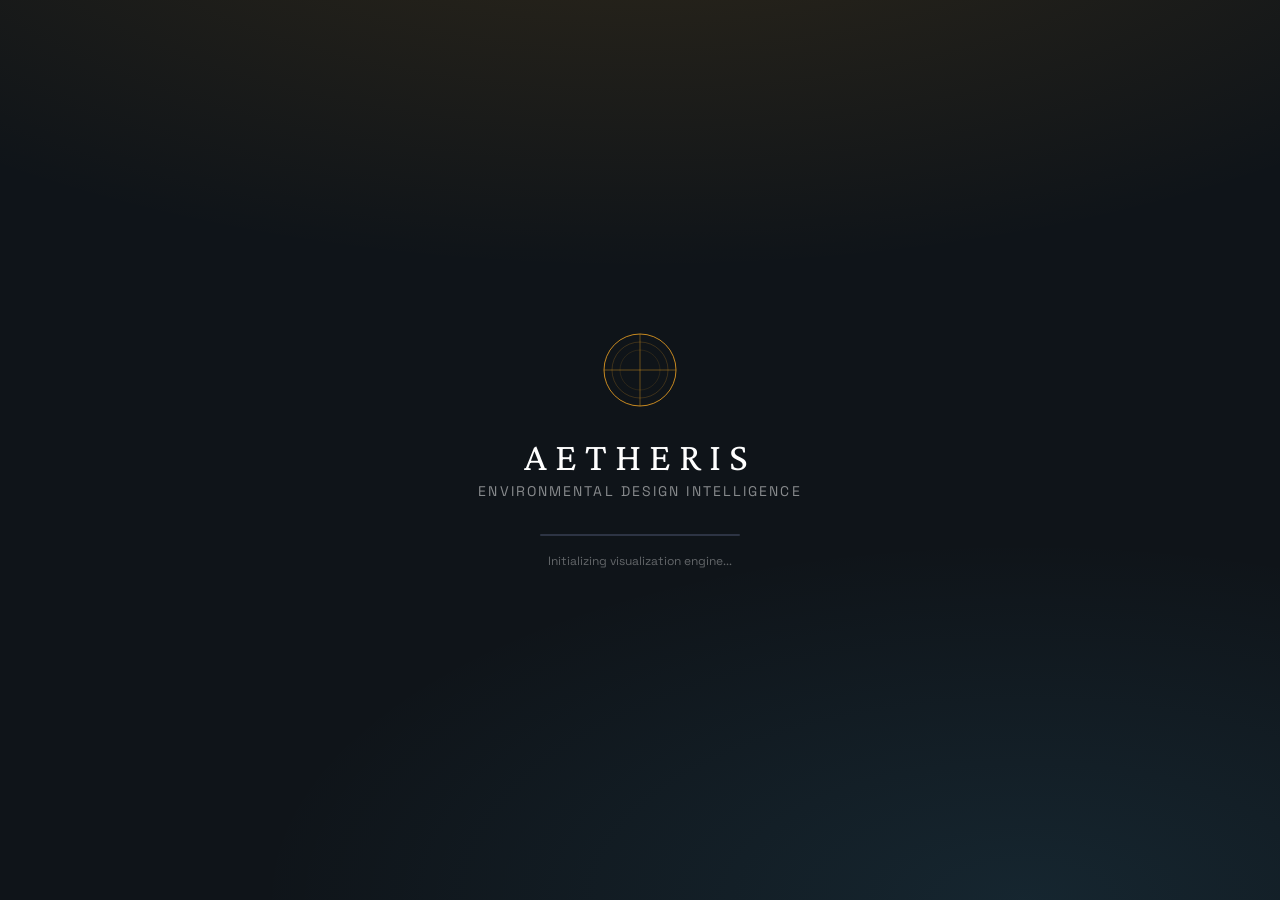
<file: frontend/index.html>
<!DOCTYPE html>
<html lang="en">

<head>
    <meta charset="UTF-8">
    <meta name="viewport" content="width=device-width, initial-scale=1.0">
    <title>Aetheris | Environmental Design Intelligence</title>

    <!-- Preload fonts -->
    <link rel="preconnect" href="https://fonts.googleapis.com">
    <link rel="preconnect" href="https://fonts.gstatic.com" crossorigin>
    <link
        href="https://fonts.googleapis.com/css2?family=Crimson+Pro:ital,wght@0,400;0,600;1,400&family=Space+Grotesk:wght@300;400;500;600;700&display=swap"
        rel="stylesheet">

    <link rel="stylesheet" href="styles/main.css">

    <script type="importmap">
    {
        "imports": {
            "three": "https://esm.sh/three@0.160.0",
            "three/": "https://esm.sh/three@0.160.0/",
            "3d-tiles-renderer": "https://esm.sh/3d-tiles-renderer@0.3.26?external=three",
            "suncalc": "https://esm.sh/suncalc@1.9.0"
        }
    }
    </script>
</head>

<body>
    <!-- Loading Screen -->
    <div id="loading-screen">
        <div class="loading-content">
            <div class="loading-logo">
                <svg viewBox="0 0 100 100" class="logo-mark">
                    <circle cx="50" cy="50" r="45" fill="none" stroke="currentColor" stroke-width="1" />
                    <circle cx="50" cy="50" r="35" fill="none" stroke="currentColor" stroke-width="0.5" opacity="0.5" />
                    <circle cx="50" cy="50" r="25" fill="none" stroke="currentColor" stroke-width="0.5" opacity="0.3" />
                    <line x1="50" y1="5" x2="50" y2="95" stroke="currentColor" stroke-width="0.5" />
                    <line x1="5" y1="50" x2="95" y2="50" stroke="currentColor" stroke-width="0.5" />
                </svg>
                <h1 class="loading-title">Aetheris</h1>
            </div>
            <p class="loading-subtitle">Environmental Design Intelligence</p>
            <div class="loading-bar">
                <div class="loading-progress"></div>
            </div>
            <p class="loading-status">Initializing visualization engine...</p>
        </div>
        <div class="loading-bg-gradient"></div>
    </div>

    <div id="app" class="hidden">
        <header class="app-header">
            <div class="brand">
                <svg viewBox="0 0 40 40" class="brand-mark">
                    <circle cx="20" cy="20" r="18" fill="none" stroke="currentColor" stroke-width="1.5" />
                    <circle cx="20" cy="20" r="12" fill="none" stroke="currentColor" stroke-width="1" />
                    <circle cx="20" cy="20" r="6" fill="currentColor" />
                </svg>
                <div class="brand-text">
                    <h1>Aetheris</h1>
                    <span>Environmental Design Intelligence</span>
                </div>
            </div>
            <nav class="app-nav">
                <button class="nav-btn active" data-view="explore" data-panel="site-panel">
                    <span class="nav-icon">◎</span>
                    <span>Explore</span>
                </button>
                <button class="nav-btn" data-view="solar" data-panel="metrics-panel">
                    <span class="nav-icon">☀</span>
                    <span>Solar</span>
                </button>
                <button class="nav-btn" data-view="atmosphere" data-panel="metrics-panel">
                    <span class="nav-icon">~</span>
                    <span>Atmosphere</span>
                </button>
                <button class="nav-btn" data-view="design" data-panel="design-panel">
                    <span class="nav-icon">□</span>
                    <span>Design</span>
                </button>
            </nav>
        </header>

        <main id="main-container">
            <aside id="sidebar">
                <!-- Site Explorer Panel -->
                <section id="site-panel" class="dock-panel" data-panel-group="sidebar">
                    <div class="panel-header">
                        <h2>Site Explorer</h2>
                        <button class="panel-toggle" aria-label="Toggle panel">
                            <svg viewBox="0 0 24 24" width="16" height="16">
                                <path fill="currentColor" d="M7.41 8.59L12 13.17l4.59-4.58L18 10l-6 6-6-6 1.41-1.41z" />
                            </svg>
                        </button>
                    </div>

                    <div class="panel-content">
                        <!-- Search -->
                        <div class="search-section">
                            <label class="field-label" for="site-search">Location</label>
                            <div class="search-input-wrapper">
                                <input type="text" id="site-search" placeholder="Enter address or coordinates..."
                                    autocomplete="off">
                                <button id="search-btn" class="icon-btn" aria-label="Search">
                                    <svg viewBox="0 0 24 24" width="16" height="16">
                                        <path fill="currentColor"
                                            d="M15.5 14h-.79l-.28-.27A6.471 6.471 0 0 0 16 9.5 6.5 6.5 0 1 0 9.5 16c1.61 0 3.09-.59 4.23-1.57l.27.28v.79l5 4.99L20.49 19l-4.99-5zm-6 0C7.01 14 5 11.99 5 9.5S7.01 5 9.5 5 14 7.01 14 9.5 11.99 14 9.5 14z" />
                                    </svg>
                                </button>
                            </div>
                            <div class="quick-locations">
                                <button class="chip" data-lat="37.7749" data-lng="-122.4194">San Francisco</button>
                                <button class="chip" data-lat="40.7128" data-lng="-74.0060">New York</button>
                                <button class="chip" data-lat="51.5074" data-lng="-0.1278">London</button>
                                <button class="chip" data-lat="35.6762" data-lng="139.6503">Tokyo</button>
                            </div>
                        </div>

                        <!-- Site Info -->
                        <div id="site-info" class="site-info hidden">
                            <div class="info-divider"></div>
                            <span class="field-label">Site Data</span>
                            <div class="info-grid">
                                <div class="info-item">
                                    <span class="info-label">Coordinates</span>
                                    <span id="site-coords" class="info-value">--</span>
                                </div>
                                <div class="info-item">
                                    <span class="info-label">Imagery Date</span>
                                    <span id="site-imagery-date" class="info-value">--</span>
                                </div>
                                <div class="info-item">
                                    <span class="info-label">Data Quality</span>
                                    <span id="site-quality" class="info-value quality-badge">--</span>
                                </div>
                            </div>
                        </div>
                    </div>
                </section>

                <!-- Environmental Metrics Panel -->
                <section id="metrics-panel" class="dock-panel collapsed" data-panel-group="sidebar">
                    <div class="panel-header">
                        <h2>Environmental Metrics</h2>
                        <button class="panel-toggle" aria-label="Toggle panel">
                            <svg viewBox="0 0 24 24" width="16" height="16">
                                <path fill="currentColor" d="M7.41 8.59L12 13.17l4.59-4.58L18 10l-6 6-6-6 1.41-1.41z" />
                            </svg>
                        </button>
                    </div>

                    <div class="panel-content">
                        <!-- Solar Metrics -->
                        <div class="metric-section" data-metric="solar">
                            <div class="metric-header">
                                <span class="metric-icon solar-icon">☀</span>
                                <span class="metric-name">Solar Potential</span>
                            </div>
                            <div class="metric-cards">
                                <div class="metric-card">
                                    <span class="metric-value" id="solar-panels">--</span>
                                    <span class="metric-unit">max panels</span>
                                    <span class="metric-label">Solar Array</span>
                                </div>
                                <div class="metric-card">
                                    <span class="metric-value" id="solar-hours">--</span>
                                    <span class="metric-unit">hrs/year</span>
                                    <span class="metric-label">Sunshine</span>
                                </div>
                                <div class="metric-card">
                                    <span class="metric-value" id="solar-energy">--</span>
                                    <span class="metric-unit">MWh/year</span>
                                    <span class="metric-label">Potential</span>
                                </div>
                            </div>
                        </div>

                        <div class="info-divider"></div>

                        <!-- Air Quality Metrics -->
                        <div class="metric-section" data-metric="air">
                            <div class="metric-header">
                                <span class="metric-icon air-icon">~</span>
                                <span class="metric-name">Air Quality</span>
                            </div>
                            <div class="aqi-display">
                                <div class="aqi-ring" id="aqi-ring">
                                    <svg viewBox="0 0 100 100">
                                        <circle cx="50" cy="50" r="45" fill="none" stroke="rgba(255,255,255,0.1)"
                                            stroke-width="8" />
                                        <circle cx="50" cy="50" r="45" fill="none" stroke="currentColor"
                                            stroke-width="8" stroke-dasharray="283" stroke-dashoffset="283"
                                            stroke-linecap="round" class="aqi-progress" id="aqi-progress" />
                                    </svg>
                                    <div class="aqi-value">
                                        <span id="aqi-number">--</span>
                                        <small>AQI</small>
                                    </div>
                                </div>
                                <div class="aqi-info">
                                    <span id="aqi-category" class="aqi-category">--</span>
                                    <span id="aqi-pollutant" class="aqi-pollutant">--</span>
                                </div>
                            </div>
                            <div class="health-recommendation" id="health-rec">
                                <span class="rec-icon">💡</span>
                                <span class="rec-text">--</span>
                            </div>
                        </div>

                        <div class="info-divider"></div>

                        <!-- Pollen Metrics -->
                        <div class="metric-section" data-metric="pollen">
                            <div class="metric-header">
                                <span class="metric-icon pollen-icon">❋</span>
                                <span class="metric-name">Pollen Forecast</span>
                            </div>
                            <div class="pollen-types">
                                <div class="pollen-item">
                                    <span class="pollen-name">Grass</span>
                                    <div class="pollen-bar">
                                        <div class="pollen-fill" id="pollen-grass" style="width: 0%"></div>
                                    </div>
                                    <span class="pollen-level" id="pollen-grass-level">--</span>
                                </div>
                                <div class="pollen-item">
                                    <span class="pollen-name">Tree</span>
                                    <div class="pollen-bar">
                                        <div class="pollen-fill tree" id="pollen-tree" style="width: 0%"></div>
                                    </div>
                                    <span class="pollen-level" id="pollen-tree-level">--</span>
                                </div>
                                <div class="pollen-item">
                                    <span class="pollen-name">Weed</span>
                                    <div class="pollen-bar">
                                        <div class="pollen-fill weed" id="pollen-weed" style="width: 0%"></div>
                                    </div>
                                    <span class="pollen-level" id="pollen-weed-level">--</span>
                                </div>
                            </div>
                        </div>
                    </div>
                </section>

                <!-- Time & Shadow Controls -->
                <section id="time-panel" class="dock-panel collapsed" data-panel-group="sidebar">
                    <div class="panel-header">
                        <h2>Shadow Analysis</h2>
                        <button class="panel-toggle" aria-label="Toggle panel">
                            <svg viewBox="0 0 24 24" width="16" height="16">
                                <path fill="currentColor" d="M7.41 8.59L12 13.17l4.59-4.58L18 10l-6 6-6-6 1.41-1.41z" />
                            </svg>
                        </button>
                    </div>

                    <div class="panel-content">
                        <div class="time-display">
                            <span id="time-value" class="time-big">12:00</span>
                            <span id="time-period" class="time-period">PM</span>
                            <span id="date-display" class="date-display">Jun 21</span>
                        </div>

                        <div class="time-control">
                            <label class="field-label" for="time-slider">Time of Day</label>
                            <div class="time-labels">
                                <span>6AM</span>
                                <span>12PM</span>
                                <span>6PM</span>
                                <input type="range" id="time-slider" min="6" max="20" step="0.1" value="12"
                                    aria-label="Time of Day">
                                <div class="time-track">
                                    <div class="time-fill" id="time-fill"></div>
                                </div>
                            </div>

                            <div class="date-control">
                                <label class="field-label" for="date-picker">Date</label>
                                <input type="date" id="date-picker" value="2024-06-21">
                            </div>

                            <div class="shadow-info">
                                <div class="shadow-stat">
                                    <span class="shadow-label">Sun Altitude</span>
                                    <span id="sun-altitude" class="shadow-value">--°</span>
                                </div>
                                <div class="shadow-stat">
                                    <span class="shadow-label">Azimuth</span>
                                    <span id="sun-azimuth" class="shadow-value">--°</span>
                                </div>
                            </div>

                            <div class="animation-controls">
                                <button id="play-day" class="icon-btn large" title="Animate Day">
                                    <svg viewBox="0 0 24 24" width="18" height="18">
                                        <path fill="currentColor" d="M8 5v14l11-7z" />
                                    </svg>
                                </button>
                                <button id="play-year" class="action-btn secondary">
                                    <span>Animate Year</span>
                                </button>
                            </div>
                        </div>
                </section>

                <!-- Design Tools Panel -->
                <section id="design-panel" class="dock-panel collapsed" data-panel-group="sidebar">
                    <div class="panel-header">
                        <h2>Design Tools</h2>
                        <button class="panel-toggle" aria-label="Toggle panel">
                            <svg viewBox="0 0 24 24" width="16" height="16">
                                <path fill="currentColor" d="M7.41 8.59L12 13.17l4.59-4.58L18 10l-6 6-6-6 1.41-1.41z" />
                            </svg>
                        </button>
                    </div>

                    <div class="panel-content">
                        <div class="design-actions">
                            <button id="place-volume" class="design-btn primary">
                                <span class="btn-icon">⊕</span>
                                <div class="btn-text">
                                    <span class="btn-title">Place Design Volume</span>
                                    <span class="btn-desc">Add massing model to analyze</span>
                                </div>
                            </button>

                            <button id="clear-volumes" class="design-btn">
                                <span class="btn-icon">⊗</span>
                                <div class="btn-text">
                                    <span class="btn-title">Clear All Volumes</span>
                                    <span class="btn-desc">Remove all design elements</span>
                                </div>
                            </button>
                        </div>

                        <div class="info-divider"></div>

                        <div class="volume-controls hidden" id="volume-controls">
                            <span class="field-label">Volume Properties</span>
                            <div class="control-group">
                                <label for="vol-width">Width (m)</label>
                                <input type="range" id="vol-width" min="5" max="50" value="20">
                                <span class="control-value" id="vol-width-val">20m</span>
                            </div>
                            <div class="control-group">
                                <label for="vol-depth">Depth (m)</label>
                                <input type="range" id="vol-depth" min="5" max="50" value="20">
                                <span class="control-value" id="vol-depth-val">20m</span>
                            </div>
                            <div class="control-group">
                                <label for="vol-height">Height (m)</label>
                                <input type="range" id="vol-height" min="3" max="100" value="30">
                                <span class="control-value" id="vol-height-val">30m</span>
                            </div>
                            <div class="control-group">
                                <label for="vol-rotation">Rotation</label>
                                <input type="range" id="vol-rotation" min="0" max="360" value="0">
                                <span class="control-value" id="vol-rotation-val">0°</span>
                            </div>
                        </div>
                    </div>
                </section>
            </aside>

            <div id="content-area">
                <canvas id="view3d"></canvas>
                <div class="vignette-overlay"></div>

                <!-- Action Bar - Bottom Center -->
                <div class="action-bar">
                    <button id="generate-report" class="primary-btn pulse">
                        <span class="btn-icon">
                            <svg viewBox="0 0 24 24" width="18" height="18">
                                <path fill="currentColor"
                                    d="M19 3H5c-1.1 0-2 .9-2 2v14c0 1.1.9 2 2 2h14c1.1 0 2-.9 2-2V5c0-1.1-.9-2-2-2zm-5 14H7v-2h7v2zm3-4H7v-2h10v2zm0-4H7V7h10v2z" />
                            </svg>
                        </span>
                        <span>Generate AIAI Report</span>
                    </button>

                    <button id="presentation-mode" class="secondary-btn">
                        <span class="btn-icon">
                            <svg viewBox="0 0 24 24" width="16" height="16">
                                <path fill="currentColor"
                                    d="M21 3H3c-1.1 0-2 .9-2 2v14c0 1.1.9 2 2 2h18c1.1 0 2-.9 2-2V5c0-1.1-.9-2-2-2zm0 16H3V5h18v14zM8 15c0-1.66 1.34-3 3-3 .35 0 .69.07 1 .18V6h5v2h-3v7.03c-.02 1.64-1.35 2.97-3 2.97-1.66 0-3-1.34-3-3z" />
                            </svg>
                        </span>
                        <span>Presentation</span>
                    </button>

                    <div class="layer-toggles">
                        <button id="toggle-solar" class="toggle-btn" title="Toggle Solar Layer"
                            aria-label="Toggle Solar Layer">
                            <span>☀</span>
                        </button>
                        <button id="toggle-air" class="toggle-btn" title="Toggle Air Quality"
                            aria-label="Toggle Air Quality">
                            <span>~</span>
                        </button>
                        <button id="toggle-pollen" class="toggle-btn" title="Toggle Pollen" aria-label="Toggle Pollen">
                            <span>❋</span>
                        </button>
                        <button id="toggle-shadows" class="toggle-btn active" title="Toggle Shadows"
                            aria-label="Toggle Shadows">
                            <span>▣</span>
                        </button>
                    </div>
                </div>
            </div>
        </main>

        <!-- Report Modal -->
        <div id="report-modal" class="modal hidden">
            <div class="modal-backdrop"></div>
            <div class="modal-content">
                <div class="modal-header">
                    <div class="modal-title">
                        <span class="modal-icon">✦</span>
                        <div>
                            <h2>AIAI Design Intelligence Report</h2>
                            <span class="modal-subtitle">Architectural Intelligence Analysis</span>
                        </div>
                    </div>
                    <button id="close-modal" class="close-btn">
                        <svg viewBox="0 0 24 24" width="20" height="20">
                            <path fill="currentColor"
                                d="M19 6.41L17.59 5 12 10.59 6.41 5 5 6.41 10.59 12 5 17.59 6.41 19 12 13.41 17.59 19 19 17.59 13.41 12z" />
                        </svg>
                    </button>
                </div>
                <div class="modal-body">
                    <div id="report-loading" class="report-loading">
                        <div class="loading-spinner"></div>
                        <p>Analyzing site environmental data...</p>
                        <span class="loading-detail">Consulting solar patterns, air quality metrics, and sustainable
                            design principles</span>
                    </div>
                    <div id="report-content" class="report-content hidden"></div>
                </div>
            </div>
        </div>

        <!-- Toast Notifications -->
        <div id="toast-container" class="toast-container"></div>
    </div>

    <script type="module" src="main.js"></script>
</body>

</html>
</file>
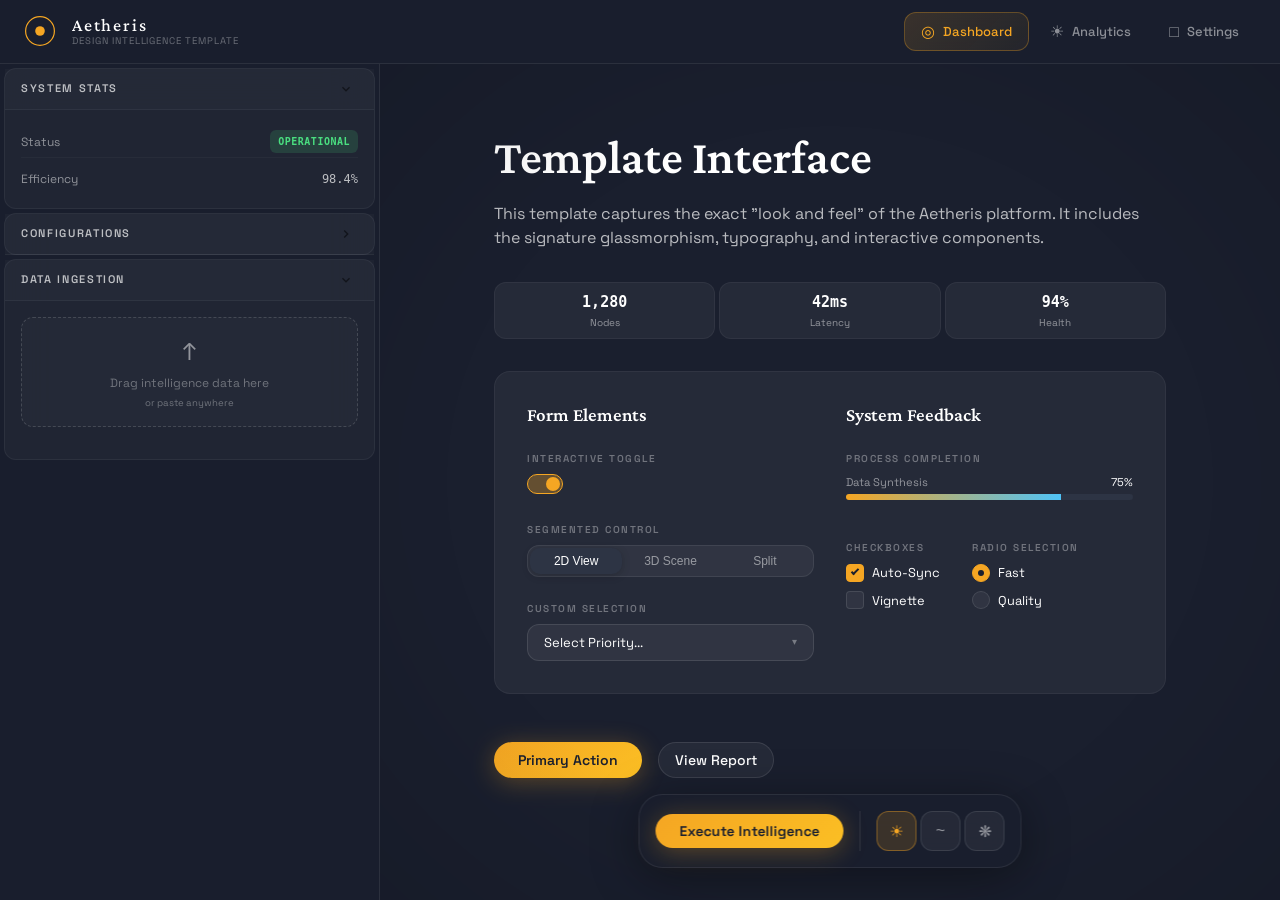
<file: templates/template.html>
<!DOCTYPE html>
<html lang="en">

<head>
    <meta charset="UTF-8">
    <meta name="viewport" content="width=device-width, initial-scale=1.0">
    <title>UI Template | Design Intelligence</title>

    <!-- Fonts -->
    <link rel="preconnect" href="https://fonts.googleapis.com">
    <link rel="preconnect" href="https://fonts.gstatic.com" crossorigin>
    <link
        href="https://fonts.googleapis.com/css2?family=Crimson+Pro:ital,wght@0,400;0,600;1,400&family=Space+Grotesk:wght@300;400;500;600;700&display=swap"
        rel="stylesheet">

    <!-- Template Styles -->
    <link rel="stylesheet" href="template.css">
</head>

<body>
    <!-- Loading Screen Example -->
    <div id="loading-screen" class="hidden">
        <div class="loading-content">
            <div class="loading-logo">
                <svg viewBox="0 0 100 100" class="logo-mark">
                    <circle cx="50" cy="50" r="45" fill="none" stroke="currentColor" stroke-width="1" />
                    <line x1="50" y1="5" x2="50" y2="95" stroke="currentColor" stroke-width="0.5" />
                    <line x1="5" y1="50" x2="95" y2="50" stroke="currentColor" stroke-width="0.5" />
                </svg>
                <h1 class="loading-title">Template</h1>
            </div>
            <p class="loading-subtitle">Design Intelligence System</p>
            <div class="loading-bar">
                <div class="loading-progress"></div>
            </div>
            <p class="loading-status">Initializing system...</p>
        </div>
        <div class="loading-bg-gradient"></div>
    </div>

    <div id="app">
        <!-- Header -->
        <header class="app-header">
            <div class="brand">
                <svg viewBox="0 0 40 40" class="brand-mark">
                    <circle cx="20" cy="20" r="18" fill="none" stroke="currentColor" stroke-width="1.5" />
                    <circle cx="20" cy="20" r="6" fill="currentColor" />
                </svg>
                <div class="brand-text">
                    <h1>Aetheris</h1>
                    <span>Design Intelligence Template</span>
                </div>
            </div>
            <nav class="app-nav">
                <button class="nav-btn active" data-view="dashboard">
                    <span class="nav-icon">◎</span>
                    <span>Dashboard</span>
                </button>
                <button class="nav-btn" data-view="analytics">
                    <span class="nav-icon">☀</span>
                    <span>Analytics</span>
                </button>
                <button class="nav-btn" data-view="settings">
                    <span class="nav-icon">□</span>
                    <span>Settings</span>
                </button>
            </nav>
        </header>

        <main id="main-container">
            <!-- Sidebar with Dock Panels -->
            <aside id="sidebar">
                <section class="dock-panel">
                    <div class="panel-header">
                        <h2>System Stats</h2>
                        <button class="panel-toggle" aria-label="Toggle panel">
                            <svg viewBox="0 0 24 24" width="16" height="16">
                                <path fill="currentColor" d="M7.41 8.59L12 13.17l4.59-4.58L18 10l-6 6-6-6 1.41-1.41z" />
                            </svg>
                        </button>
                    </div>
                    <div class="panel-content">
                        <div class="info-grid">
                            <div class="info-item">
                                <span class="info-label">Status</span>
                                <span class="info-value quality-badge">Operational</span>
                            </div>
                            <div class="info-item">
                                <span class="info-label">Efficiency</span>
                                <span class="info-value">98.4%</span>
                            </div>
                        </div>
                    </div>
                </section>

                <section class="dock-panel collapsed">
                    <div class="panel-header">
                        <h2>Configurations</h2>
                        <button class="panel-toggle" aria-label="Toggle panel">
                            <svg viewBox="0 0 24 24" width="16" height="16">
                                <path fill="currentColor" d="M7.41 8.59L12 13.17l4.59-4.58L18 10l-6 6-6-6 1.41-1.41z" />
                            </svg>
                        </button>
                    </div>
                    <div class="panel-content">
                        <div class="control-group">
                            <label class="field-label">Intensity</label>
                            <input type="range" min="0" max="100" value="75">
                        </div>
                    </div>
                </section>

                <!-- Data Ingestion (New) -->
                <section class="dock-panel">
                    <div class="panel-header">
                        <h2>Data Ingestion</h2>
                        <button class="panel-toggle" aria-label="Toggle panel">
                            <svg viewBox="0 0 24 24" width="16" height="16">
                                <path fill="currentColor" d="M7.41 8.59L12 13.17l4.59-4.58L18 10l-6 6-6-6 1.41-1.41z" />
                            </svg>
                        </button>
                    </div>
                    <div class="panel-content">
                        <div id="upload-zone" class="upload-zone">
                            <span class="upload-icon">↑</span>
                            <div class="upload-text">Drag intelligence data here</div>
                            <div style="font-size: 0.6rem; color: var(--text-muted); margin-top: 4px;">or paste anywhere
                            </div>
                        </div>
                        <div id="file-queue" class="file-queue">
                            <!-- File items will be injected here -->
                        </div>
                    </div>
                </section>
            </aside>

            <!-- Main Content Area -->
            <div id="content-area">
                <div style="padding: 4rem; max-width: 800px; margin: 0 auto;">
                    <h1 style="font-size: 3rem; margin-bottom: 1rem;">Template Interface</h1>
                    <p style="color: var(--text-secondary); margin-bottom: 2rem;">
                        This template captures the exact "look and feel" of the Aetheris platform.
                        It includes the signature glassmorphism, typography, and interactive components.
                    </p>

                    <div class="metric-cards" style="margin-bottom: 2rem;">
                        <div class="metric-card">
                            <span class="metric-value">1,280</span>
                            <span class="metric-label">Nodes</span>
                        </div>
                        <div class="metric-card">
                            <span class="metric-value">42ms</span>
                            <span class="metric-label">Latency</span>
                        </div>
                        <div class="metric-card">
                            <span class="metric-value">94%</span>
                            <span class="metric-label">Health</span>
                        </div>
                    </div>

                    <!-- Advanced Controls Showcase -->
                    <div
                        style="display: grid; grid-template-columns: 1fr 1fr; gap: 2rem; margin-bottom: 3rem; background: var(--bg-glass-light); padding: 2rem; border-radius: var(--radius-lg); border: 1px solid rgba(255, 255, 255, 0.05);">
                        <div>
                            <h3 style="margin-bottom: 1.5rem;">Form Elements</h3>
                            <div style="display: flex; flex-direction: column; gap: 1.5rem;">
                                <div>
                                    <label class="field-label">Interactive Toggle</label>
                                    <label class="switch">
                                        <input type="checkbox" checked>
                                        <span class="slider"></span>
                                    </label>
                                </div>
                                <div>
                                    <label class="field-label">Segmented Control</label>
                                    <div class="segmented-control">
                                        <button class="active">2D View</button>
                                        <button>3D Scene</button>
                                        <button>Split</button>
                                    </div>
                                </div>
                                <div>
                                    <label class="field-label">Custom Selection</label>
                                    <div class="select-wrapper">
                                        <div class="select-trigger">Select Priority...</div>
                                        <div class="select-options">
                                            <div class="select-option">Critical Intelligence</div>
                                            <div class="select-option">Standard Monitoring</div>
                                            <div class="select-option">Archival Data</div>
                                        </div>
                                    </div>
                                </div>
                            </div>
                        </div>
                        <div>
                            <h3 style="margin-bottom: 1.5rem;">System Feedback</h3>
                            <div style="display: flex; flex-direction: column; gap: 1.5rem;">
                                <div>
                                    <label class="field-label">Process Completion</label>
                                    <div class="progress-container">
                                        <div class="progress-label">
                                            <span style="font-size: 0.7rem; color: var(--text-tertiary);">Data
                                                Synthesis</span>
                                            <span style="font-size: 0.7rem; color: var(--text-primary);">75%</span>
                                        </div>
                                        <div class="progress-bar">
                                            <div class="progress-fill" style="width: 75%;"></div>
                                        </div>
                                    </div>
                                </div>
                                <div style="display: flex; gap: 2rem;">
                                    <div>
                                        <label class="field-label">Checkboxes</label>
                                        <div style="display: flex; flex-direction: column; gap: 0.5rem;">
                                            <label class="custom-check">
                                                <input type="checkbox" checked>
                                                <span class="checkmark"></span>
                                                <span style="font-size: 0.8rem;">Auto-Sync</span>
                                            </label>
                                            <label class="custom-check">
                                                <input type="checkbox">
                                                <span class="checkmark"></span>
                                                <span style="font-size: 0.8rem;">Vignette</span>
                                            </label>
                                        </div>
                                    </div>
                                    <div>
                                        <label class="field-label">Radio Selection</label>
                                        <div style="display: flex; flex-direction: column; gap: 0.5rem;">
                                            <label class="custom-check radio">
                                                <input type="radio" name="mode" checked>
                                                <span class="checkmark"></span>
                                                <span style="font-size: 0.8rem;">Fast</span>
                                            </label>
                                            <label class="custom-check radio">
                                                <input type="radio" name="mode">
                                                <span class="checkmark"></span>
                                                <span style="font-size: 0.8rem;">Quality</span>
                                            </label>
                                        </div>
                                    </div>
                                </div>
                            </div>
                        </div>
                    </div>

                    <div style="display: flex; gap: 1rem;">
                        <button class="primary-btn" onclick="showToast('Action performed successfully!')">Primary
                            Action</button>
                        <button class="secondary-btn" onclick="openModal()">View Report</button>
                    </div>
                </div>

                <div class="vignette-overlay"></div>

                <!-- Action Bar -->
                <div class="action-bar">
                    <button class="primary-btn pulse">
                        <span>Execute Intelligence</span>
                    </button>
                    <div class="layer-toggles">
                        <button class="toggle-btn active" title="Toggle Layer"><span>☀</span></button>
                        <button class="toggle-btn" title="Toggle Layer"><span>~</span></button>
                        <button class="toggle-btn" title="Toggle Layer"><span>❋</span></button>
                    </div>
                </div>
            </div>
        </main>

        <!-- Modal -->
        <div id="modal" class="modal hidden">
            <div class="modal-backdrop"></div>
            <div class="modal-content">
                <div class="modal-header">
                    <div class="modal-title">
                        <span class="modal-icon">✦</span>
                        <div>
                            <h2>Intelligence Report</h2>
                            <span class="modal-subtitle">System Analysis Overview</span>
                        </div>
                    </div>
                    <button class="close-btn" onclick="closeModal()">
                        <svg viewBox="0 0 24 24" width="20" height="20">
                            <path fill="currentColor"
                                d="M19 6.41L17.59 5 12 10.59 6.41 5 5 6.41 10.59 12 5 17.59 6.41 19 12 13.41 17.59 19 19 17.59 13.41 12z" />
                        </svg>
                    </button>
                </div>
                <div class="modal-body">
                    <div class="report-content">
                        <h2>Overview</h2>
                        <p>The system is performing within optimal parameters. All environmental sensors are active and
                            reporting consistent data.</p>
                        <h3>Recommendations</h3>
                        <ul>
                            <li>Maintain current energy distribution.</li>
                            <li>Monitor node health in Sector 7.</li>
                            <li>Update intelligence models.</li>
                        </ul>
                    </div>
                </div>
            </div>
        </div>

        <!-- Toast Container -->
        <div id="toast-container" class="toast-container"></div>
    </div>

    <script src="template.js"></script>
</body>

</html>
</file>
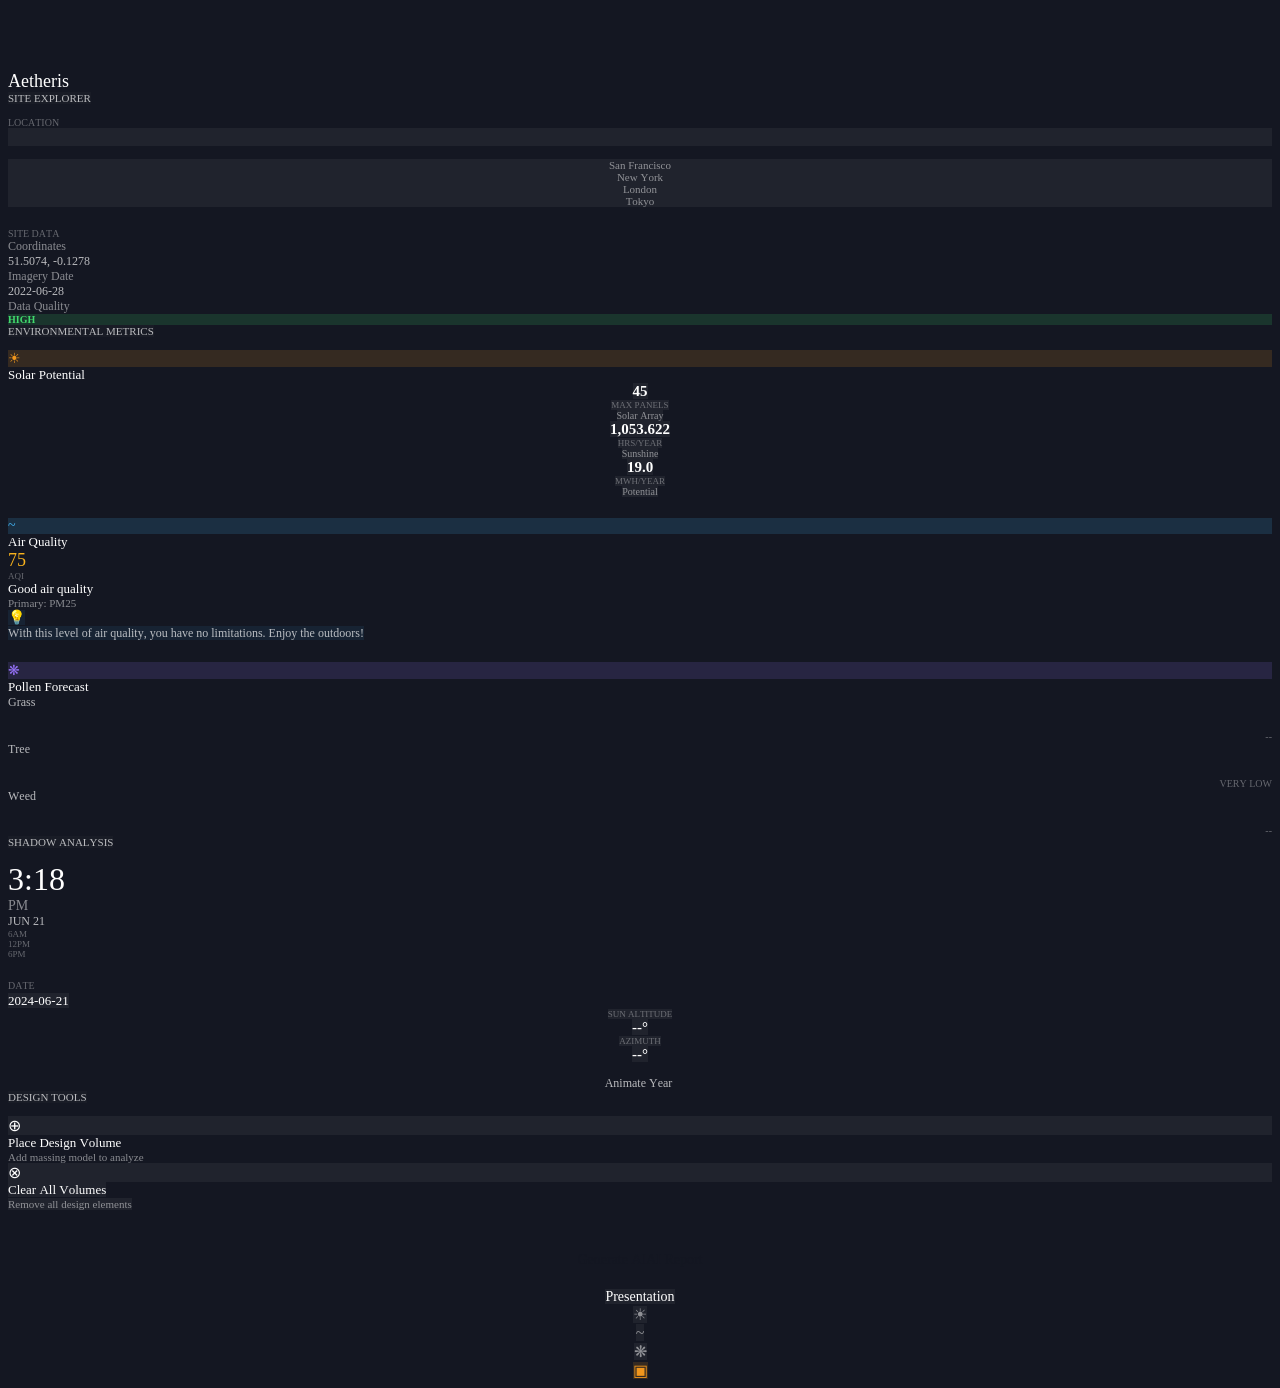
<file: recovered/recover/app-menuplan-pro-2.html>
<!DOCTYPE html PUBLIC "-//W3C//DTD HTML 4.01//EN" "http://www.w3.org/TR/html4/strict.dtd">
<html>
<head>
  <meta http-equiv="Content-Type" content="text/html; charset=utf-8">
  <meta http-equiv="Content-Style-Type" content="text/css">
  <title>Aetheris | Environmental Design Intelligence</title>
  <meta name="Generator" content="Cocoa HTML Writer">
  <meta name="CocoaVersion" content="2685.3">
  <style type="text/css">
    body {background-color: #141722}
    p.p1 {margin: 0.0px 0.0px 0.0px 0.0px; line-height: 24.0px; font: 16.0px 'Space Grotesk Light'; color: #ffffff; -webkit-text-stroke: #ffffff; min-height: 21.0px}
    p.p2 {margin: 0.0px 0.0px 0.0px 0.0px; line-height: 24.0px; font: 16.0px 'Space Grotesk Light'; color: #f1961c; -webkit-text-stroke: #f1961c; min-height: 21.0px}
    p.p5 {margin: 0.0px 0.0px 0.0px 0.0px; text-align: center; line-height: 24.0px; font: 11.0px 'Helvetica Neue'; color: #000000; color: rgba(0, 0, 0, 0.85); -webkit-text-stroke: rgba(0, 0, 0, 0.85); min-height: 13.0px}
    p.p6 {margin: 0.0px 0.0px 0.0px 0.0px; line-height: 15.0px; font: 10.0px 'Space Grotesk Light'; color: #ffffff; color: rgba(255, 255, 255, 0.35); -webkit-text-stroke: rgba(255, 255, 255, 0.35)}
    p.p7 {margin: 0.0px 0.0px 0.0px 0.0px; line-height: 24.0px; font: 14.0px 'Space Grotesk Light'; color: #ffffff; -webkit-text-stroke: #ffffff; background-color: #ffffff; background-color: rgba(255, 255, 255, 0.051); min-height: 18.0px}
    p.p8 {margin: 0.0px 0.0px 0.0px 0.0px; text-align: center; line-height: 24.0px; font: 11.0px 'Helvetica Neue'; color: #ffffff; color: rgba(255, 255, 255, 0.5); -webkit-text-stroke: rgba(255, 255, 255, 0.5); min-height: 13.0px}
    p.p9 {margin: 0.0px 0.0px 0.0px 0.0px; text-align: center; line-height: 24.0px; font: 11.0px 'Space Grotesk Light'; color: #ffffff; color: rgba(255, 255, 255, 0.5); -webkit-text-stroke: rgba(255, 255, 255, 0.5); background-color: #ffffff; background-color: rgba(255, 255, 255, 0.051)}
    p.p10 {margin: 0.0px 0.0px 0.0px 0.0px; line-height: 18.0px; font: 12.0px 'Space Grotesk Light'; color: #ffffff; color: rgba(255, 255, 255, 0.5); -webkit-text-stroke: rgba(255, 255, 255, 0.5)}
    p.p11 {margin: 0.0px 0.0px 0.0px 0.0px; line-height: 18.0px; font: 12.0px Menlo; color: #ffffff; color: rgba(255, 255, 255, 0.7); -webkit-text-stroke: rgba(255, 255, 255, 0.7)}
    p.p12 {margin: 0.0px 0.0px 0.0px 0.0px; line-height: 15.0px; font: 10.0px Menlo; color: #41db6d; -webkit-text-stroke: #41db6d; background-color: #41db6d; background-color: rgba(65, 219, 109, 0.15)}
    p.p13 {margin: 0.0px 0.0px 0.0px 0.0px; line-height: 21.0px; font: 14.0px 'Space Grotesk Light'; color: #f1961c; -webkit-text-stroke: #f1961c; background-color: #f1961c; background-color: rgba(241, 150, 28, 0.15)}
    p.p14 {margin: 0.0px 0.0px 0.0px 0.0px; line-height: 19.5px; font: 13.0px 'Space Grotesk Light'; color: #ffffff; -webkit-text-stroke: #ffffff}
    p.p15 {margin: 0.0px 0.0px 0.0px 0.0px; text-align: center; line-height: 22.5px; font: 15.0px Menlo; color: #ffffff; -webkit-text-stroke: #ffffff}
    p.p16 {margin: 0.0px 0.0px 0.0px 0.0px; text-align: center; line-height: 13.5px; font: 9.0px 'Space Grotesk Light'; color: #ffffff; color: rgba(255, 255, 255, 0.35); -webkit-text-stroke: rgba(255, 255, 255, 0.35)}
    p.p17 {margin: 0.0px 0.0px 0.0px 0.0px; text-align: center; line-height: 15.0px; font: 10.0px 'Space Grotesk Light'; color: #ffffff; color: rgba(255, 255, 255, 0.5); -webkit-text-stroke: rgba(255, 255, 255, 0.5)}
    p.p18 {margin: 0.0px 0.0px 0.0px 0.0px; line-height: 21.0px; font: 14.0px 'Space Grotesk Light'; color: #43b5f5; -webkit-text-stroke: #43b5f5; background-color: #43b5f5; background-color: rgba(67, 181, 245, 0.15)}
    p.p19 {margin: 0.0px 0.0px 0.0px 0.0px; line-height: 18.0px; font: 18.0px 'Space Grotesk Light'; color: #f9b31d; -webkit-text-stroke: #f9b31d}
    p.p20 {margin: 0.0px 0.0px 0.0px 0.0px; line-height: 13.5px; font: 9.0px 'Space Grotesk Light'; color: #ffffff; color: rgba(255, 255, 255, 0.35); -webkit-text-stroke: rgba(255, 255, 255, 0.35)}
    p.p21 {margin: 0.0px 0.0px 0.0px 0.0px; line-height: 16.5px; font: 11.0px 'Space Grotesk Light'; color: #ffffff; color: rgba(255, 255, 255, 0.5); -webkit-text-stroke: rgba(255, 255, 255, 0.5)}
    p.p22 {margin: 0.0px 0.0px 0.0px 0.0px; line-height: 21.0px; font: 14.0px 'Space Grotesk Light'; color: #ffffff; -webkit-text-stroke: #ffffff}
    p.p23 {margin: 0.0px 0.0px 0.0px 0.0px; line-height: 18.0px; font: 12.0px 'Space Grotesk Light'; color: #ffffff; color: rgba(255, 255, 255, 0.7); -webkit-text-stroke: rgba(255, 255, 255, 0.7)}
    p.p24 {margin: 0.0px 0.0px 0.0px 0.0px; line-height: 21.0px; font: 14.0px 'Space Grotesk Light'; color: #9571f8; -webkit-text-stroke: #9571f8; background-color: #9571f8; background-color: rgba(149, 113, 248, 0.15)}
    p.p25 {margin: 0.0px 0.0px 0.0px 0.0px; text-align: right; line-height: 15.0px; font: 10.0px 'Space Grotesk Light'; color: #ffffff; color: rgba(255, 255, 255, 0.35); -webkit-text-stroke: rgba(255, 255, 255, 0.35)}
    p.p26 {margin: 0.0px 0.0px 0.0px 0.0px; line-height: 32.0px; font: 32.0px Menlo; color: #ffffff; -webkit-text-stroke: #ffffff}
    p.p27 {margin: 0.0px 0.0px 0.0px 0.0px; line-height: 21.0px; font: 14.0px 'Space Grotesk Light'; color: #ffffff; color: rgba(255, 255, 255, 0.5); -webkit-text-stroke: rgba(255, 255, 255, 0.5)}
    p.p28 {margin: 0.0px 0.0px 0.0px 0.0px; line-height: 24.0px; font: 13.0px 'Space Grotesk Light'; color: #ffffff; -webkit-text-stroke: #ffffff}
    p.p29 {margin: 0.0px 0.0px 0.0px 0.0px; text-align: center; line-height: 24.0px; font: 12.0px 'Space Grotesk Light'; color: #ffffff; color: rgba(255, 255, 255, 0.7); -webkit-text-stroke: rgba(255, 255, 255, 0.7)}
    p.p30 {margin: 0.0px 0.0px 0.0px 0.0px; line-height: 24.0px; font: 16.0px 'Space Grotesk Light'; color: #ffffff; -webkit-text-stroke: #ffffff; background-color: #ffffff; background-color: rgba(255, 255, 255, 0.051)}
    p.p31 {margin: 0.0px 0.0px 0.0px 0.0px; line-height: 24.0px; font: 11.0px 'Space Grotesk Light'; color: #ffffff; color: rgba(255, 255, 255, 0.5); -webkit-text-stroke: rgba(255, 255, 255, 0.5)}
    p.p32 {margin: 0.0px 0.0px 0.0px 0.0px; text-align: center; line-height: 24.0px; font: 16.0px 'Space Grotesk Light'; color: #141722; -webkit-text-stroke: #141722; min-height: 21.0px}
    p.p33 {margin: 0.0px 0.0px 0.0px 0.0px; text-align: center; line-height: 24.0px; font: 14.0px 'Space Grotesk Light'; color: #141722; -webkit-text-stroke: #141722}
    p.p34 {margin: 0.0px 0.0px 0.0px 0.0px; text-align: center; line-height: 24.0px; font: 16.0px 'Space Grotesk Light'; color: #ffffff; -webkit-text-stroke: #ffffff; min-height: 21.0px}
    p.p35 {margin: 0.0px 0.0px 0.0px 0.0px; text-align: center; line-height: 24.0px; font: 14.0px 'Space Grotesk Light'; color: #ffffff; -webkit-text-stroke: #ffffff}
    p.p36 {margin: 0.0px 0.0px 0.0px 0.0px; text-align: center; line-height: 24.0px; font: 16.0px 'Helvetica Neue'; color: #ffffff; color: rgba(255, 255, 255, 0.5); -webkit-text-stroke: rgba(255, 255, 255, 0.5)}
    p.p37 {margin: 0.0px 0.0px 0.0px 0.0px; text-align: center; line-height: 24.0px; font: 16.0px 'Helvetica Neue'; color: #f1961c; -webkit-text-stroke: #f1961c}
    span.s1 {font-kerning: none}
    span.s2 {font-kerning: none; background-color: rgba(20, 23, 34, 0.75)}
    span.s3 {font-kerning: none; background-color: rgba(255, 255, 255, 0.02)}
    span.s4 {font-kerning: none; background-color: rgba(255, 255, 255, 0.051)}
    span.s5 {font-kerning: none; background-color: rgba(67, 181, 245, 0.078)}
    span.s6 {font: 16.0px 'Space Grotesk Light'; font-kerning: none; background-color: rgba(20, 23, 34, 0.75)}
    span.s7 {font-kerning: none; background-color: rgba(241, 150, 28, 0.15)}
  </style>
</head>
<body>
<p class="p1"><span class="s1"></span><br></p>
<p class="p1"><span class="s1"></span><br></p>
<p class="p2"><span class="s1"></span><br></p>
<h1 style="margin: 0.0px 0.0px 0.0px 0.0px; line-height: 21.6px; font: 18.0px 'Crimson Pro'; color: #ffffff; -webkit-text-stroke: #ffffff"><span class="s2">Aetheris</span></h1>
<h2 style="margin: 0.0px 0.0px 0.0px 0.0px; line-height: 13.2px; font: 11.0px 'Space Grotesk Light'; color: #ffffff; color: rgba(255, 255, 255, 0.7); -webkit-text-stroke: rgba(255, 255, 255, 0.7)"><span class="s3">SITE EXPLORER</span></h2>
<p class="p5"><span class="s1"></span><br></p>
<p class="p6"><span class="s2">LOCATION</span></p>
<p class="p7"><span class="s1"></span><br></p>
<p class="p8"><span class="s1"></span><br></p>
<p class="p9"><span class="s1">San Francisco</span></p>
<p class="p9"><span class="s1">New York</span></p>
<p class="p9"><span class="s1">London</span></p>
<p class="p9"><span class="s1">Tokyo</span></p>
<p class="p1"><span class="s1"></span><br></p>
<p class="p6"><span class="s2">SITE DATA</span></p>
<p class="p10"><span class="s2">Coordinates</span></p>
<p class="p11"><span class="s2">51.5074, -0.1278</span></p>
<p class="p10"><span class="s2">Imagery Date</span></p>
<p class="p11"><span class="s2">2022-06-28</span></p>
<p class="p10"><span class="s2">Data Quality</span></p>
<p class="p12"><span class="s1"><b>HIGH</b></span></p>
<h2 style="margin: 0.0px 0.0px 0.0px 0.0px; line-height: 13.2px; font: 11.0px 'Space Grotesk Light'; color: #ffffff; color: rgba(255, 255, 255, 0.7); -webkit-text-stroke: rgba(255, 255, 255, 0.7)"><span class="s3">ENVIRONMENTAL METRICS</span></h2>
<p class="p5"><span class="s1"></span><br></p>
<p class="p13"><span class="s1">☀</span></p>
<p class="p14"><span class="s2">Solar Potential</span></p>
<p class="p15"><span class="s4"><b>45</b><b></b></span></p>
<p class="p16"><span class="s4">MAX PANELS</span></p>
<p class="p17"><span class="s4">Solar Array</span></p>
<p class="p15"><span class="s4"><b>1,053.622</b><b></b></span></p>
<p class="p16"><span class="s4">HRS/YEAR</span></p>
<p class="p17"><span class="s4">Sunshine</span></p>
<p class="p15"><span class="s4"><b>19.0</b><b></b></span></p>
<p class="p16"><span class="s4">MWH/YEAR</span></p>
<p class="p17"><span class="s4">Potential</span></p>
<p class="p1"><span class="s1"></span><br></p>
<p class="p18"><span class="s1">~</span></p>
<p class="p14"><span class="s2">Air Quality</span></p>
<p class="p19"><span class="s2">75</span></p>
<p class="p20"><span class="s2">AQI</span></p>
<p class="p14"><span class="s2">Good air quality</span></p>
<p class="p21"><span class="s2">Primary: PM25</span></p>
<p class="p22"><span class="s5">💡</span></p>
<p class="p23"><span class="s5">With this level of air quality, you have no limitations. Enjoy the outdoors!</span></p>
<p class="p1"><span class="s1"></span><br></p>
<p class="p24"><span class="s1">❋</span></p>
<p class="p14"><span class="s2">Pollen Forecast</span></p>
<p class="p23"><span class="s2">Grass</span></p>
<p class="p1"><span class="s1"></span><br></p>
<p class="p25"><span class="s2">--</span></p>
<p class="p23"><span class="s2">Tree</span></p>
<p class="p1"><span class="s1"></span><br></p>
<p class="p25"><span class="s2">VERY LOW</span></p>
<p class="p23"><span class="s2">Weed</span></p>
<p class="p1"><span class="s1"></span><br></p>
<p class="p25"><span class="s2">--</span></p>
<h2 style="margin: 0.0px 0.0px 0.0px 0.0px; line-height: 13.2px; font: 11.0px 'Space Grotesk Light'; color: #ffffff; color: rgba(255, 255, 255, 0.7); -webkit-text-stroke: rgba(255, 255, 255, 0.7)"><span class="s3">SHADOW ANALYSIS</span></h2>
<p class="p5"><span class="s1"></span><br></p>
<p class="p26"><span class="s2">3:18</span></p>
<p class="p27"><span class="s2">PM</span></p>
<p class="p23"><span class="s2">JUN 21</span></p>
<p class="p20"><span class="s2">6AM</span></p>
<p class="p20"><span class="s2">12PM</span></p>
<p class="p20"><span class="s2">6PM</span></p>
<p class="p1"><span class="s1"></span><br></p>
<p class="p6"><span class="s2">DATE</span></p>
<p class="p28"><span class="s4">2024-06-21</span><span class="s6"><span class="Apple-converted-space"> </span></span></p>
<p class="p16"><span class="s4">SUN ALTITUDE</span></p>
<p class="p15"><span class="s4"><b>--°</b><b></b></span></p>
<p class="p16"><span class="s4">AZIMUTH</span></p>
<p class="p15"><span class="s4"><b>--°</b><b></b></span></p>
<p class="p8"><span class="s1"></span><br></p>
<p class="p29"><span class="s2">Animate Year<span class="Apple-converted-space"> </span></span></p>
<h2 style="margin: 0.0px 0.0px 0.0px 0.0px; line-height: 13.2px; font: 11.0px 'Space Grotesk Light'; color: #ffffff; color: rgba(255, 255, 255, 0.7); -webkit-text-stroke: rgba(255, 255, 255, 0.7)"><span class="s3">DESIGN TOOLS</span></h2>
<p class="p5"><span class="s1"></span><br></p>
<p class="p30"><span class="s1">⊕</span></p>
<p class="p28"><span class="s2">Place Design Volume</span></p>
<p class="p31"><span class="s2">Add massing model to analyze</span></p>
<p class="p30"><span class="s1">⊗</span></p>
<p class="p28"><span class="s4">Clear All Volumes</span></p>
<p class="p31"><span class="s4">Remove all design elements</span></p>
<p class="p1"><span class="s1"></span><br></p>
<p class="p32"><span class="s1"></span><br></p>
<p class="p33"><span class="s2">Generate AIAI Report</span></p>
<p class="p34"><span class="s1"></span><br></p>
<p class="p35"><span class="s4">Presentation</span></p>
<p class="p36"><span class="s4">☀</span></p>
<p class="p36"><span class="s4">~</span></p>
<p class="p36"><span class="s4">❋</span></p>
<p class="p37"><span class="s7">▣</span></p>
</body>
</html>
</file>
<file: frontend/styles/main.css>
/* ============================================
   AETHERIS - Environmental Design Intelligence
   REDESIGNED: Smart Dock Layout System
   ============================================ */

/* CSS Variables - Design Tokens */
:root {
    /* Color Palette - Lighter for better visibility */
    --bg-primary: #1a1f2e;
    --bg-secondary: #232838;
    --bg-tertiary: #2d3444;
    --bg-glass: rgba(26, 31, 46, 0.75);
    --bg-glass-light: rgba(255, 255, 255, 0.05);

    /* Accents */
    --accent-solar: #f5a623;
    --accent-solar-glow: rgba(245, 166, 35, 0.3);
    --accent-air: #4fc3f7;
    --accent-air-glow: rgba(79, 195, 247, 0.3);
    --accent-pollen: #a78bfa;
    --accent-success: #4ade80;
    --accent-warning: #fbbf24;
    --accent-danger: #f87171;

    /* Text */
    --text-primary: #ffffff;
    --text-secondary: rgba(255, 255, 255, 0.7);
    --text-tertiary: rgba(255, 255, 255, 0.5);
    --text-muted: rgba(255, 255, 255, 0.35);

    /* Typography */
    --font-display: 'Crimson Pro', Georgia, serif;
    --font-body: 'Space Grotesk', -apple-system, BlinkMacSystemFont, sans-serif;

    /* Spacing */
    --space-xs: 0.25rem;
    --space-sm: 0.5rem;
    --space-md: 1rem;
    --space-lg: 1.5rem;
    --space-xl: 2rem;
    --header-height: 64px;
    --sidebar-width: 380px;
    --bottom-bar-height: 80px;

    /* Border Radius */
    --radius-sm: 6px;
    --radius-md: 12px;
    --radius-lg: 16px;
    --radius-xl: 24px;

    /* Shadows */
    --shadow-sm: 0 2px 8px rgba(0, 0, 0, 0.2);
    --shadow-md: 0 4px 24px rgba(0, 0, 0, 0.3);
    --shadow-lg: 0 8px 48px rgba(0, 0, 0, 0.4);
    --shadow-panel: 0 0 60px rgba(0, 0, 0, 0.5);

    /* Transitions */
    --transition-fast: 150ms ease;
    --transition-base: 250ms cubic-bezier(0.4, 0, 0.2, 1);
    --transition-slow: 400ms cubic-bezier(0.4, 0, 0.2, 1);
    --transition-bounce: 500ms cubic-bezier(0.34, 1.56, 0.64, 1);

    /* Z-Index Scale */
    --z-canvas: 1;
    --z-vignette: 5;
    --z-shadow-catcher: 8;
    --z-ui: 10;
    --z-dock: 20;
    --z-panel: 30;
    --z-header: 40;
    --z-modal: 100;
    --z-toast: 200;
    --z-loading: 1000;
}

/* Reset & Base */
*,
*::before,
*::after {
    box-sizing: border-box;
    margin: 0;
    padding: 0;
}

html {
    font-size: 16px;
    -webkit-font-smoothing: antialiased;
    -moz-osx-font-smoothing: grayscale;
}

body {
    font-family: var(--font-body);
    background: var(--bg-primary);
    color: var(--text-primary);
    overflow: hidden;
    line-height: 1.5;
}

/* Typography */
h1,
h2,
h3,
h4 {
    font-family: var(--font-display);
    font-weight: 600;
    line-height: 1.2;
}

/* ============================================
   LOADING SCREEN
   ============================================ */
#loading-screen {
    position: fixed;
    inset: 0;
    z-index: var(--z-loading);
    display: flex;
    align-items: center;
    justify-content: center;
    background: #0f1419;
}

.loading-bg-gradient {
    position: absolute;
    inset: 0;
    background:
        radial-gradient(ellipse 80% 50% at 50% -20%, rgba(245, 166, 35, 0.15), transparent),
        radial-gradient(ellipse 60% 40% at 80% 100%, rgba(79, 195, 247, 0.1), transparent);
    pointer-events: none;
}

.loading-content {
    position: relative;
    text-align: center;
    z-index: 1;
}

.logo-mark {
    width: 80px;
    height: 80px;
    color: var(--accent-solar);
    margin: 0 auto var(--space-md);
    animation: pulse-glow 2s ease-in-out infinite;
}

@keyframes pulse-glow {

    0%,
    100% {
        filter: drop-shadow(0 0 20px var(--accent-solar-glow));
    }

    50% {
        filter: drop-shadow(0 0 40px var(--accent-solar-glow));
    }
}

.loading-title {
    font-family: var(--font-display);
    font-size: 2.5rem;
    font-weight: 400;
    letter-spacing: 0.2em;
    text-transform: uppercase;
    color: var(--text-primary);
}

.loading-subtitle {
    font-size: 0.875rem;
    color: var(--text-tertiary);
    letter-spacing: 0.15em;
    text-transform: uppercase;
    margin-bottom: var(--space-xl);
}

.loading-bar {
    width: 200px;
    height: 2px;
    background: var(--bg-tertiary);
    border-radius: 1px;
    margin: 0 auto var(--space-md);
    overflow: hidden;
}

.loading-progress {
    height: 100%;
    width: 0%;
    background: linear-gradient(90deg, var(--accent-solar), var(--accent-air));
    border-radius: 1px;
    animation: loading-progress 2s ease-in-out infinite;
}

@keyframes loading-progress {
    0% {
        width: 0%;
        transform: translateX(-100%);
    }

    50% {
        width: 100%;
        transform: translateX(0);
    }

    100% {
        width: 100%;
        transform: translateX(100%);
    }
}

.loading-status {
    font-size: 0.75rem;
    color: var(--text-muted);
}

/* ============================================
   MAIN APPLICATION - NEW DOCK LAYOUT
   ============================================ */
#app {
    position: fixed;
    inset: 0;
    display: flex;
    flex-direction: column;
}

#app.hidden {
    opacity: 0;
    pointer-events: none;
}

#view3d {
    width: 100%;
    height: 100%;
    z-index: var(--z-canvas);
    background: var(--bg-primary);
}

/* ============================================
   LAYOUT CONTAINERS
   ============================================ */
#main-container {
    flex: 1;
    display: flex;
    overflow: hidden;
    position: relative;
}

#sidebar {
    width: var(--sidebar-width);
    height: 100%;
    background: var(--bg-glass);
    backdrop-filter: blur(24px);
    border-right: 1px solid rgba(255, 255, 255, 0.08);
    display: flex;
    flex-direction: column;
    overflow-y: auto;
    gap: var(--space-xs);
    padding: var(--space-xs);
    z-index: var(--z-dock);
    transition: width var(--transition-base);
}

#content-area {
    flex: 1;
    position: relative;
    overflow: hidden;
}

/* Vignette - subtle, keeps center clear */
.vignette-overlay {
    position: absolute;
    inset: 0;
    z-index: var(--z-vignette);
    pointer-events: none;
    background:
        radial-gradient(ellipse 70% 70% at 50% 50%, transparent 60%, rgba(0, 0, 0, 0.1) 100%);
}

/* ============================================
   HEADER - TOP CENTER
   ============================================ */
.app-header {
    height: var(--header-height);
    display: flex;
    align-items: center;
    justify-content: space-between;
    padding: 0 var(--space-lg);
    background: var(--bg-glass);
    backdrop-filter: blur(20px);
    border-bottom: 1px solid rgba(255, 255, 255, 0.08);
    z-index: var(--z-header);
}

.brand {
    display: flex;
    align-items: center;
    gap: var(--space-md);
}

.brand-mark {
    width: 32px;
    height: 32px;
    color: var(--accent-solar);
}

.brand-text h1 {
    font-family: var(--font-display);
    font-size: 1.125rem;
    font-weight: 500;
    letter-spacing: 0.1em;
}

.brand-text span {
    display: block;
    font-size: 0.6rem;
    color: var(--text-muted);
    letter-spacing: 0.1em;
    text-transform: uppercase;
    margin-top: -2px;
}

/* Navigation */
.app-nav {
    display: flex;
    gap: var(--space-xs);
}

.nav-btn {
    display: flex;
    align-items: center;
    gap: var(--space-sm);
    padding: var(--space-sm) var(--space-md);
    background: transparent;
    border: 1px solid transparent;
    border-radius: var(--radius-md);
    color: var(--text-tertiary);
    font-family: var(--font-body);
    font-size: 0.8125rem;
    font-weight: 500;
    cursor: pointer;
    transition: all var(--transition-fast);
}

.nav-btn:hover {
    background: var(--bg-glass-light);
    color: var(--text-secondary);
}

.nav-btn.active {
    background: linear-gradient(135deg, rgba(245, 166, 35, 0.15), rgba(245, 166, 35, 0.05));
    border-color: rgba(245, 166, 35, 0.3);
    color: var(--accent-solar);
}

.nav-icon {
    font-size: 1rem;
}

/* ============================================
   DOCK PANELS - SIDES ONLY, NO OVERLAP
   ============================================ */
.dock-panel {
    background: rgba(255, 255, 255, 0.03);
    border: 1px solid rgba(255, 255, 255, 0.05);
    border-radius: var(--radius-md);
    transition: all var(--transition-base);
    display: flex;
    flex-direction: column;
}

/* Collapsed state */
.dock-panel.collapsed {
    max-height: 42px;
    min-height: 42px;
}

.dock-panel.collapsed .panel-content {
    display: none;
}

#site-panel,
#metrics-panel,
#time-panel,
#design-panel {
    width: 100%;
}

/* Panel header */
.panel-header {
    display: flex;
    align-items: center;
    justify-content: space-between;
    padding: var(--space-sm) var(--space-md);
    background: rgba(255, 255, 255, 0.02);
    border-bottom: 1px solid rgba(255, 255, 255, 0.05);
    cursor: pointer;
    flex-shrink: 0;
}

.panel-header h2 {
    font-family: var(--font-body);
    font-size: 0.6875rem;
    font-weight: 600;
    letter-spacing: 0.15em;
    text-transform: uppercase;
    color: var(--text-secondary);
}

.panel-toggle {
    width: 24px;
    height: 24px;
    background: transparent;
    border: none;
    cursor: pointer;
    display: flex;
    align-items: center;
    justify-content: center;
    opacity: 0.5;
    transition: all var(--transition-fast);
    transform: rotate(0deg);
}

.panel-toggle:hover {
    opacity: 1;
}

.dock-panel.collapsed .panel-toggle {
    transform: rotate(-90deg);
}

.panel-toggle svg {
    width: 16px;
    height: 16px;
}

/* Panel content */
.panel-content {
    padding: var(--space-md);
    overflow-y: auto;
    flex: 1;
    transition: opacity var(--transition-fast);
}

.panel-content::-webkit-scrollbar {
    width: 4px;
}

.panel-content::-webkit-scrollbar-track {
    background: transparent;
}

.panel-content::-webkit-scrollbar-thumb {
    background: rgba(255, 255, 255, 0.1);
    border-radius: 2px;
}

/* ============================================
   FORM ELEMENTS
   ============================================ */
.field-label {
    display: block;
    font-size: 0.625rem;
    font-weight: 600;
    letter-spacing: 0.15em;
    text-transform: uppercase;
    color: var(--text-muted);
    margin-bottom: var(--space-sm);
}

.search-input-wrapper {
    position: relative;
    display: flex;
    align-items: center;
}

#site-search {
    width: 100%;
    padding: var(--space-sm) var(--space-xl) var(--space-sm) var(--space-sm);
    background: var(--bg-glass-light);
    border: 1px solid rgba(255, 255, 255, 0.1);
    border-radius: var(--radius-md);
    color: var(--text-primary);
    font-family: var(--font-body);
    font-size: 0.875rem;
    outline: none;
    transition: all var(--transition-fast);
}

#site-search:focus {
    border-color: var(--accent-solar);
    box-shadow: 0 0 0 3px var(--accent-solar-glow);
}

#site-search::placeholder {
    color: var(--text-muted);
}

.icon-btn {
    position: absolute;
    right: var(--space-xs);
    width: 28px;
    height: 28px;
    background: transparent;
    border: none;
    border-radius: var(--radius-sm);
    color: var(--text-tertiary);
    cursor: pointer;
    display: flex;
    align-items: center;
    justify-content: center;
    transition: all var(--transition-fast);
}

.icon-btn:hover {
    background: rgba(255, 255, 255, 0.05);
    color: var(--text-primary);
}

.icon-btn.large {
    position: static;
    width: 40px;
    height: 40px;
}

.quick-locations {
    display: flex;
    flex-wrap: wrap;
    gap: var(--space-xs);
    margin-top: var(--space-sm);
}

.chip {
    padding: var(--space-xs) var(--space-sm);
    background: var(--bg-glass-light);
    border: 1px solid rgba(255, 255, 255, 0.08);
    border-radius: var(--radius-sm);
    color: var(--text-tertiary);
    font-family: var(--font-body);
    font-size: 0.6875rem;
    cursor: pointer;
    transition: all var(--transition-fast);
}

.chip:hover {
    background: rgba(255, 255, 255, 0.08);
    border-color: rgba(255, 255, 255, 0.15);
    color: var(--text-secondary);
}

.info-divider {
    height: 1px;
    background: linear-gradient(90deg, transparent, rgba(255, 255, 255, 0.1), transparent);
    margin: var(--space-md) 0;
}

/* ============================================
   SITE INFO
   ============================================ */
.site-info.hidden {
    display: none;
}

.info-grid {
    display: grid;
    gap: var(--space-sm);
}

.info-item {
    display: flex;
    justify-content: space-between;
    align-items: center;
    padding: var(--space-xs) 0;
    border-bottom: 1px solid rgba(255, 255, 255, 0.03);
}

.info-item:last-child {
    border-bottom: none;
}

.info-label {
    font-size: 0.75rem;
    color: var(--text-tertiary);
}

.info-value {
    font-size: 0.75rem;
    font-weight: 500;
    color: var(--text-secondary);
    font-family: 'SF Mono', monospace;
}

.quality-badge {
    padding: var(--space-xs) var(--space-sm);
    background: rgba(74, 222, 128, 0.15);
    border-radius: var(--radius-sm);
    color: var(--accent-success);
    font-size: 0.625rem;
    font-weight: 600;
    text-transform: uppercase;
    letter-spacing: 0.05em;
}

/* ============================================
   METRICS SECTIONS
   ============================================ */
.metric-section {
    margin-bottom: var(--space-md);
}

.metric-header {
    display: flex;
    align-items: center;
    gap: var(--space-sm);
    margin-bottom: var(--space-sm);
}

.metric-icon {
    width: 28px;
    height: 28px;
    display: flex;
    align-items: center;
    justify-content: center;
    border-radius: var(--radius-md);
    font-size: 0.875rem;
}

.solar-icon {
    background: rgba(245, 166, 35, 0.15);
    color: var(--accent-solar);
}

.air-icon {
    background: rgba(79, 195, 247, 0.15);
    color: var(--accent-air);
}

.pollen-icon {
    background: rgba(167, 139, 250, 0.15);
    color: var(--accent-pollen);
}

.metric-name {
    font-size: 0.8125rem;
    font-weight: 600;
    color: var(--text-primary);
}

.metric-cards {
    display: grid;
    grid-template-columns: repeat(3, 1fr);
    gap: var(--space-xs);
    margin-bottom: var(--space-sm);
}

.metric-card {
    background: var(--bg-glass-light);
    border: 1px solid rgba(255, 255, 255, 0.05);
    border-radius: var(--radius-md);
    padding: var(--space-sm);
    text-align: center;
}

.metric-value {
    display: block;
    font-size: 0.9375rem;
    font-weight: 700;
    color: var(--text-primary);
    font-family: 'SF Mono', monospace;
}

.metric-unit {
    display: block;
    font-size: 0.5625rem;
    color: var(--text-muted);
    text-transform: uppercase;
    letter-spacing: 0.05em;
}

.metric-label {
    display: block;
    font-size: 0.625rem;
    color: var(--text-tertiary);
    margin-top: 2px;
}

.action-btn {
    width: 100%;
    padding: var(--space-sm) var(--space-md);
    background: var(--bg-glass-light);
    border: 1px solid rgba(255, 255, 255, 0.1);
    border-radius: var(--radius-md);
    color: var(--text-secondary);
    font-family: var(--font-body);
    font-size: 0.75rem;
    font-weight: 500;
    cursor: pointer;
    transition: all var(--transition-fast);
}

.action-btn:hover {
    background: rgba(255, 255, 255, 0.08);
    border-color: var(--accent-solar);
    color: var(--text-primary);
}

.action-btn.secondary {
    background: transparent;
}

/* ============================================
   AQI DISPLAY
   ============================================ */
.aqi-display {
    display: flex;
    align-items: center;
    gap: var(--space-md);
    margin-bottom: var(--space-sm);
}

.aqi-ring {
    position: relative;
    width: 64px;
    height: 64px;
    color: var(--accent-success);
    flex-shrink: 0;
}

.aqi-ring svg {
    transform: rotate(-90deg);
}

.aqi-progress {
    transition: stroke-dashoffset 1s ease;
}

.aqi-value {
    position: absolute;
    inset: 0;
    display: flex;
    flex-direction: column;
    align-items: center;
    justify-content: center;
}

.aqi-value span {
    font-size: 1.125rem;
    font-weight: 700;
    line-height: 1;
}

.aqi-value small {
    font-size: 0.5625rem;
    color: var(--text-muted);
    text-transform: uppercase;
}

.aqi-info {
    flex: 1;
    min-width: 0;
}

.aqi-category {
    display: block;
    font-size: 0.8125rem;
    font-weight: 600;
    color: var(--text-primary);
}

.aqi-pollutant {
    display: block;
    font-size: 0.6875rem;
    color: var(--text-tertiary);
    margin-top: 2px;
}

.health-recommendation {
    display: flex;
    align-items: flex-start;
    gap: var(--space-sm);
    padding: var(--space-sm);
    background: rgba(79, 195, 247, 0.08);
    border: 1px solid rgba(79, 195, 247, 0.15);
    border-radius: var(--radius-md);
}

.rec-icon {
    font-size: 0.875rem;
    flex-shrink: 0;
}

.rec-text {
    font-size: 0.75rem;
    color: var(--text-secondary);
    line-height: 1.5;
}

/* ============================================
   POLLEN DISPLAY
   ============================================ */
.pollen-types {
    display: flex;
    flex-direction: column;
    gap: var(--space-sm);
}

.pollen-item {
    display: grid;
    grid-template-columns: 45px 1fr auto;
    align-items: center;
    gap: var(--space-sm);
}

.pollen-name {
    font-size: 0.75rem;
    color: var(--text-secondary);
}

.pollen-bar {
    height: 4px;
    background: var(--bg-glass-light);
    border-radius: 2px;
    overflow: hidden;
}

.pollen-fill {
    height: 100%;
    background: linear-gradient(90deg, var(--accent-pollen), #c4b5fd);
    border-radius: 2px;
    transition: width var(--transition-slow);
}

.pollen-fill.tree {
    background: linear-gradient(90deg, #4ade80, #86efac);
}

.pollen-fill.weed {
    background: linear-gradient(90deg, #fbbf24, #fcd34d);
}

.pollen-level {
    font-size: 0.625rem;
    color: var(--text-muted);
    text-transform: uppercase;
    min-width: 45px;
    text-align: right;
}

/* ============================================
   TIME & SHADOW CONTROLS
   ============================================ */
.time-display {
    display: flex;
    align-items: baseline;
    gap: var(--space-xs);
    margin-bottom: var(--space-sm);
}

.time-big {
    font-size: 2rem;
    font-weight: 300;
    font-family: 'SF Mono', monospace;
    color: var(--text-primary);
    line-height: 1;
}

.time-period {
    font-size: 0.875rem;
    color: var(--text-tertiary);
}

.date-display {
    margin-left: auto;
    font-size: 0.75rem;
    color: var(--text-secondary);
    text-transform: uppercase;
    letter-spacing: 0.05em;
}

.time-slider-container {
    margin-bottom: var(--space-md);
}

.time-labels {
    display: flex;
    justify-content: space-between;
    font-size: 0.5625rem;
    color: var(--text-muted);
    margin-bottom: var(--space-xs);
}

#time-slider {
    width: 100%;
    height: 4px;
    background: transparent;
    -webkit-appearance: none;
    appearance: none;
    cursor: pointer;
    position: relative;
    z-index: 2;
}

#time-slider::-webkit-slider-thumb {
    -webkit-appearance: none;
    width: 14px;
    height: 14px;
    background: var(--accent-solar);
    border-radius: 50%;
    cursor: grab;
    box-shadow: 0 0 0 3px rgba(245, 166, 35, 0.3);
    margin-top: -5px;
}

#time-slider::-webkit-slider-runnable-track {
    height: 4px;
    background: var(--bg-tertiary);
    border-radius: 2px;
}

.time-track {
    height: 4px;
    background: var(--bg-tertiary);
    border-radius: 2px;
    margin-top: -8px;
    position: relative;
    overflow: hidden;
}

.time-fill {
    position: absolute;
    left: 0;
    top: 0;
    height: 100%;
    width: 50%;
    background: linear-gradient(90deg, var(--accent-solar), #fbbf24);
    border-radius: 2px;
    pointer-events: none;
}

.date-control {
    margin-bottom: var(--space-sm);
}

#date-picker {
    width: 100%;
    padding: var(--space-sm) var(--space-md);
    background: var(--bg-glass-light);
    border: 1px solid rgba(255, 255, 255, 0.1);
    border-radius: var(--radius-md);
    color: var(--text-primary);
    font-family: var(--font-body);
    font-size: 0.8125rem;
    outline: none;
}

.shadow-info {
    display: grid;
    grid-template-columns: 1fr 1fr;
    gap: var(--space-sm);
    margin-bottom: var(--space-sm);
}

.shadow-stat {
    text-align: center;
    padding: var(--space-sm);
    background: var(--bg-glass-light);
    border-radius: var(--radius-md);
}

.shadow-label {
    display: block;
    font-size: 0.5625rem;
    color: var(--text-muted);
    text-transform: uppercase;
    letter-spacing: 0.1em;
    margin-bottom: 2px;
}

.shadow-value {
    display: block;
    font-size: 0.9375rem;
    font-weight: 600;
    color: var(--text-primary);
    font-family: 'SF Mono', monospace;
}

.animation-controls {
    display: flex;
    align-items: center;
    gap: var(--space-sm);
}

/* ============================================
   DESIGN TOOLS
   ============================================ */
.design-actions {
    display: flex;
    flex-direction: column;
    gap: var(--space-sm);
    margin-bottom: var(--space-sm);
}

.design-btn {
    display: flex;
    align-items: center;
    gap: var(--space-sm);
    width: 100%;
    padding: var(--space-sm);
    background: var(--bg-glass-light);
    border: 1px solid rgba(255, 255, 255, 0.08);
    border-radius: var(--radius-md);
    color: var(--text-primary);
    font-family: var(--font-body);
    text-align: left;
    cursor: pointer;
    transition: all var(--transition-fast);
}

.design-btn:hover {
    background: rgba(255, 255, 255, 0.05);
    border-color: rgba(255, 255, 255, 0.15);
}

.design-btn.primary {
    background: linear-gradient(135deg, rgba(245, 166, 35, 0.2), rgba(245, 166, 35, 0.05));
    border-color: rgba(245, 166, 35, 0.3);
}

.design-btn.primary:hover {
    background: linear-gradient(135deg, rgba(245, 166, 35, 0.3), rgba(245, 166, 35, 0.1));
    border-color: rgba(245, 166, 35, 0.5);
    box-shadow: 0 0 20px rgba(245, 166, 35, 0.15);
}

.btn-icon {
    width: 32px;
    height: 32px;
    display: flex;
    align-items: center;
    justify-content: center;
    background: rgba(255, 255, 255, 0.05);
    border-radius: var(--radius-md);
    font-size: 1rem;
    flex-shrink: 0;
}

.btn-text {
    flex: 1;
    min-width: 0;
}

.btn-title {
    display: block;
    font-size: 0.8125rem;
    font-weight: 600;
}

.btn-desc {
    display: block;
    font-size: 0.6875rem;
    color: var(--text-tertiary);
    margin-top: 1px;
}

.volume-controls.hidden {
    display: none;
}

.control-group {
    margin-bottom: var(--space-sm);
}

.control-group label {
    display: block;
    font-size: 0.6875rem;
    color: var(--text-tertiary);
    margin-bottom: var(--space-xs);
}

.control-group input[type="range"] {
    width: 100%;
    height: 4px;
    background: var(--bg-tertiary);
    border-radius: 2px;
    -webkit-appearance: none;
    margin-bottom: 2px;
}

.control-group input[type="range"]::-webkit-slider-thumb {
    -webkit-appearance: none;
    width: 12px;
    height: 12px;
    background: var(--accent-solar);
    border-radius: 50%;
    cursor: grab;
}

.control-value {
    display: block;
    font-size: 0.6875rem;
    color: var(--text-muted);
    text-align: right;
    font-family: 'SF Mono', monospace;
}

/* ============================================
   ACTION BAR - BOTTOM CENTER
   ============================================ */
.action-bar {
    position: absolute;
    bottom: var(--space-xl);
    left: 50%;
    transform: translateX(-50%);
    display: flex;
    align-items: center;
    gap: var(--space-md);
    padding: var(--space-md);
    background: var(--bg-glass);
    backdrop-filter: blur(20px);
    border: 1px solid rgba(255, 255, 255, 0.08);
    border-radius: var(--radius-xl);
    box-shadow: var(--shadow-lg);
    z-index: var(--z-ui);
}

.primary-btn {
    display: flex;
    align-items: center;
    gap: var(--space-sm);
    padding: var(--space-sm) var(--space-lg);
    background: linear-gradient(135deg, var(--accent-solar), #fbbf24);
    border: none;
    border-radius: var(--radius-xl);
    color: var(--bg-primary);
    font-family: var(--font-body);
    font-size: 0.875rem;
    font-weight: 600;
    cursor: pointer;
    box-shadow: 0 4px 24px rgba(245, 166, 35, 0.3);
    transition: all var(--transition-fast);
    white-space: nowrap;
}

.primary-btn:hover {
    transform: translateY(-2px);
    box-shadow: 0 8px 32px rgba(245, 166, 35, 0.4);
}

.primary-btn.pulse {
    animation: btn-pulse 2s ease-in-out infinite;
}

@keyframes btn-pulse {

    0%,
    100% {
        box-shadow: 0 4px 24px rgba(245, 166, 35, 0.3);
    }

    50% {
        box-shadow: 0 4px 32px rgba(245, 166, 35, 0.5);
    }
}

.secondary-btn {
    display: flex;
    align-items: center;
    gap: var(--space-sm);
    padding: var(--space-sm) var(--space-md);
    background: var(--bg-glass-light);
    border: 1px solid rgba(255, 255, 255, 0.1);
    border-radius: var(--radius-xl);
    color: var(--text-primary);
    font-family: var(--font-body);
    font-size: 0.875rem;
    font-weight: 500;
    cursor: pointer;
    transition: all var(--transition-fast);
    white-space: nowrap;
}

.secondary-btn:hover {
    background: rgba(255, 255, 255, 0.08);
    border-color: rgba(255, 255, 255, 0.2);
}

.layer-toggles {
    display: flex;
    gap: var(--space-xs);
    padding-left: var(--space-md);
    border-left: 1px solid rgba(255, 255, 255, 0.1);
}

.toggle-btn {
    width: 40px;
    height: 40px;
    background: var(--bg-glass-light);
    border: 1px solid rgba(255, 255, 255, 0.1);
    border-radius: var(--radius-md);
    color: var(--text-tertiary);
    font-size: 1rem;
    cursor: pointer;
    transition: all var(--transition-fast);
    display: flex;
    align-items: center;
    justify-content: center;
}

.toggle-btn:hover {
    background: rgba(255, 255, 255, 0.08);
    color: var(--text-secondary);
}

.toggle-btn.active {
    background: rgba(245, 166, 35, 0.15);
    border-color: rgba(245, 166, 35, 0.4);
    color: var(--accent-solar);
}

/* ============================================
   MODAL
   ============================================ */
.modal {
    position: fixed;
    inset: 0;
    z-index: var(--z-modal);
    display: flex;
    align-items: center;
    justify-content: center;
    padding: var(--space-xl);
}

.modal.hidden {
    display: none;
}

.modal-backdrop {
    position: absolute;
    inset: 0;
    background: rgba(0, 0, 0, 0.7);
    backdrop-filter: blur(4px);
}

.modal-content {
    position: relative;
    z-index: 1;
    display: flex;
    flex-direction: column;
    max-height: 85vh;
    max-width: 800px;
    width: 100%;
    background: var(--bg-glass);
    backdrop-filter: blur(24px);
    border: 1px solid rgba(255, 255, 255, 0.08);
    border-radius: var(--radius-lg);
    box-shadow: var(--shadow-lg);
}

.modal-header {
    display: flex;
    align-items: center;
    justify-content: space-between;
    padding: var(--space-lg);
    border-bottom: 1px solid rgba(255, 255, 255, 0.08);
    flex-shrink: 0;
}

.modal-title {
    display: flex;
    align-items: center;
    gap: var(--space-md);
}

.modal-icon {
    width: 44px;
    height: 44px;
    display: flex;
    align-items: center;
    justify-content: center;
    background: linear-gradient(135deg, var(--accent-solar), #fbbf24);
    border-radius: var(--radius-md);
    color: var(--bg-primary);
    font-size: 1.25rem;
    flex-shrink: 0;
}

.modal-title h2 {
    font-family: var(--font-body);
    font-size: 1.125rem;
    font-weight: 600;
}

.modal-subtitle {
    display: block;
    font-size: 0.75rem;
    color: var(--text-tertiary);
    margin-top: 2px;
}

.close-btn {
    width: 36px;
    height: 36px;
    background: transparent;
    border: none;
    border-radius: var(--radius-md);
    color: var(--text-tertiary);
    cursor: pointer;
    display: flex;
    align-items: center;
    justify-content: center;
    transition: all var(--transition-fast);
    flex-shrink: 0;
}

.close-btn:hover {
    background: rgba(255, 255, 255, 0.05);
    color: var(--text-primary);
}

.modal-body {
    flex: 1;
    overflow-y: auto;
    padding: var(--space-lg);
}

/* ============================================
   REPORT CONTENT
   ============================================ */
.report-loading {
    text-align: center;
    padding: var(--space-xl);
}

.loading-spinner {
    width: 40px;
    height: 40px;
    margin: 0 auto var(--space-md);
    border: 2px solid rgba(245, 166, 35, 0.2);
    border-top-color: var(--accent-solar);
    border-radius: 50%;
    animation: spin 1s linear infinite;
}

@keyframes spin {
    to {
        transform: rotate(360deg);
    }
}

.report-loading p {
    font-size: 1rem;
    color: var(--text-primary);
    margin-bottom: var(--space-xs);
}

.loading-detail {
    font-size: 0.75rem;
    color: var(--text-muted);
}

.report-content {
    line-height: 1.7;
}

.report-content.hidden {
    display: none;
}

.report-content h2 {
    font-family: var(--font-display);
    font-size: 1.25rem;
    color: var(--accent-solar);
    margin: var(--space-lg) 0 var(--space-sm);
    padding-bottom: var(--space-sm);
    border-bottom: 1px solid rgba(255, 255, 255, 0.08);
}

.report-content h2:first-child {
    margin-top: 0;
}

.report-content h3 {
    font-family: var(--font-body);
    font-size: 0.9375rem;
    font-weight: 600;
    color: var(--text-primary);
    margin: var(--space-md) 0 var(--space-xs);
}

.report-content p {
    color: var(--text-secondary);
    margin-bottom: var(--space-sm);
    font-size: 0.875rem;
}

.report-content ul,
.report-content ol {
    margin-bottom: var(--space-sm);
    padding-left: var(--space-lg);
}

.report-content li {
    color: var(--text-secondary);
    margin-bottom: var(--space-xs);
    font-size: 0.875rem;
}

.report-content strong {
    color: var(--text-primary);
    font-weight: 600;
}

/* ============================================
   TOAST NOTIFICATIONS
   ============================================ */
#toast-container {
    position: fixed;
    bottom: calc(var(--bottom-bar-height) + var(--space-md));
    left: 50%;
    transform: translateX(-50%);
    z-index: var(--z-toast);
    display: flex;
    flex-direction: column;
    gap: var(--space-sm);
    pointer-events: none;
}

.toast {
    padding: var(--space-sm) var(--space-md);
    background: var(--bg-glass);
    backdrop-filter: blur(20px);
    border: 1px solid rgba(255, 255, 255, 0.1);
    border-radius: var(--radius-xl);
    color: var(--text-primary);
    font-size: 0.875rem;
    box-shadow: var(--shadow-lg);
    animation: toast-in 0.3s ease, toast-out 0.3s ease 4.7s;
    pointer-events: auto;
}

@keyframes toast-in {
    from {
        opacity: 0;
        transform: translateY(20px);
    }

    to {
        opacity: 1;
        transform: translateY(0);
    }
}

@keyframes toast-out {
    to {
        opacity: 0;
        transform: translateY(-20px);
    }
}

.toast.success {
    border-color: rgba(74, 222, 128, 0.3);
    background: rgba(74, 222, 128, 0.1);
}

.toast.error {
    border-color: rgba(248, 113, 113, 0.3);
    background: rgba(248, 113, 113, 0.1);
}

/* ============================================
   PRESENTATION MODE - UI HIDDEN
   ============================================ */
.presentation-mode #ui-overlay>*:not(.toast-container) {
    opacity: 0;
    pointer-events: none;
    transition: opacity var(--transition-slow);
}

.presentation-mode .toast-container {
    opacity: 1;
    pointer-events: auto;
}

.presentation-mode .vignette-overlay {
    opacity: 0.3;
}

/* Exit presentation mode hint */
.presentation-mode::after {
    content: 'Press ESC to exit presentation mode';
    position: fixed;
    bottom: var(--space-md);
    left: 50%;
    transform: translateX(-50%);
    padding: var(--space-xs) var(--space-md);
    background: var(--bg-glass);
    border-radius: var(--radius-xl);
    font-size: 0.75rem;
    color: var(--text-tertiary);
    z-index: var(--z-ui);
    opacity: 0;
    animation: fade-in-out 3s ease;
}

@keyframes fade-in-out {

    0%,
    100% {
        opacity: 0;
    }

    20%,
    80% {
        opacity: 1;
    }
}

/* ============================================
   RESPONSIVE
   ============================================ */
@media (max-width: 1200px) {
    :root {
        --sidebar-width: 320px;
    }
}

@media (max-width: 900px) {
    :root {
        --sidebar-width: 280px;
    }

    .app-nav span {
        display: none;
    }

    .brand-text span {
        display: none;
    }
}

@media (max-width: 700px) {
    #sidebar {
        position: fixed;
        left: 0;
        top: var(--header-height);
        bottom: 0;
        width: 100%;
        transform: translateX(-100%);
    }

    #sidebar.active {
        transform: translateX(0);
    }
}

/* ============================================
   UTILITY CLASSES
   ============================================ */
.hidden {
    display: none !important;
}

.visually-hidden {
    position: absolute;
    width: 1px;
    height: 1px;
    padding: 0;
    margin: -1px;
    overflow: hidden;
    clip: rect(0, 0, 0, 0);
    border: 0;
}
</file>
<file: templates/template.css>
/* ============================================
   AETHERIS - Environmental Design Intelligence
   REDESIGNED: Smart Dock Layout System
   ============================================ */

/* CSS Variables - Design Tokens */
:root {
    /* Color Palette - Lighter for better visibility */
    --bg-primary: #1a1f2e;
    --bg-secondary: #232838;
    --bg-tertiary: #2d3444;
    --bg-glass: rgba(26, 31, 46, 0.75);
    --bg-glass-light: rgba(255, 255, 255, 0.05);

    /* Accents */
    --accent-solar: #f5a623;
    --accent-solar-glow: rgba(245, 166, 35, 0.3);
    --accent-air: #4fc3f7;
    --accent-air-glow: rgba(79, 195, 247, 0.3);
    --accent-pollen: #a78bfa;
    --accent-success: #4ade80;
    --accent-warning: #fbbf24;
    --accent-danger: #f87171;

    /* Text */
    --text-primary: #ffffff;
    --text-secondary: rgba(255, 255, 255, 0.7);
    --text-tertiary: rgba(255, 255, 255, 0.5);
    --text-muted: rgba(255, 255, 255, 0.35);

    /* Typography */
    --font-display: 'Crimson Pro', Georgia, serif;
    --font-body: 'Space Grotesk', -apple-system, BlinkMacSystemFont, sans-serif;

    /* Spacing */
    --space-xs: 0.25rem;
    --space-sm: 0.5rem;
    --space-md: 1rem;
    --space-lg: 1.5rem;
    --space-xl: 2rem;
    --header-height: 64px;
    --sidebar-width: 380px;
    --bottom-bar-height: 80px;

    /* Border Radius */
    --radius-sm: 6px;
    --radius-md: 12px;
    --radius-lg: 16px;
    --radius-xl: 24px;

    /* Shadows */
    --shadow-sm: 0 2px 8px rgba(0, 0, 0, 0.2);
    --shadow-md: 0 4px 24px rgba(0, 0, 0, 0.3);
    --shadow-lg: 0 8px 48px rgba(0, 0, 0, 0.4);
    --shadow-panel: 0 0 60px rgba(0, 0, 0, 0.5);

    /* Transitions */
    --transition-fast: 150ms ease;
    --transition-base: 250ms cubic-bezier(0.4, 0, 0.2, 1);
    --transition-slow: 400ms cubic-bezier(0.4, 0, 0.2, 1);
    --transition-bounce: 500ms cubic-bezier(0.34, 1.56, 0.64, 1);

    /* Z-Index Scale */
    --z-canvas: 1;
    --z-vignette: 5;
    --z-shadow-catcher: 8;
    --z-ui: 10;
    --z-dock: 20;
    --z-panel: 30;
    --z-header: 40;
    --z-modal: 100;
    --z-toast: 200;
    --z-loading: 1000;
}

/* Reset & Base */
*,
*::before,
*::after {
    box-sizing: border-box;
    margin: 0;
    padding: 0;
}

html {
    font-size: 16px;
    -webkit-font-smoothing: antialiased;
    -moz-osx-font-smoothing: grayscale;
}

body {
    font-family: var(--font-body);
    background: var(--bg-primary);
    color: var(--text-primary);
    overflow: hidden;
    line-height: 1.5;
}

/* Typography */
h1,
h2,
h3,
h4 {
    font-family: var(--font-display);
    font-weight: 600;
    line-height: 1.2;
}

/* ============================================
   LOADING SCREEN
   ============================================ */
#loading-screen {
    position: fixed;
    inset: 0;
    z-index: var(--z-loading);
    display: flex;
    align-items: center;
    justify-content: center;
    background: #0f1419;
}

.loading-bg-gradient {
    position: absolute;
    inset: 0;
    background:
        radial-gradient(ellipse 80% 50% at 50% -20%, rgba(245, 166, 35, 0.15), transparent),
        radial-gradient(ellipse 60% 40% at 80% 100%, rgba(79, 195, 247, 0.1), transparent);
    pointer-events: none;
}

.loading-content {
    position: relative;
    text-align: center;
    z-index: 1;
}

.logo-mark {
    width: 80px;
    height: 80px;
    color: var(--accent-solar);
    margin: 0 auto var(--space-md);
    animation: pulse-glow 2s ease-in-out infinite;
}

@keyframes pulse-glow {

    0%,
    100% {
        filter: drop-shadow(0 0 20px var(--accent-solar-glow));
    }

    50% {
        filter: drop-shadow(0 0 40px var(--accent-solar-glow));
    }
}

.loading-title {
    font-family: var(--font-display);
    font-size: 2.5rem;
    font-weight: 400;
    letter-spacing: 0.2em;
    text-transform: uppercase;
    color: var(--text-primary);
}

.loading-subtitle {
    font-size: 0.875rem;
    color: var(--text-tertiary);
    letter-spacing: 0.15em;
    text-transform: uppercase;
    margin-bottom: var(--space-xl);
}

.loading-bar {
    width: 200px;
    height: 2px;
    background: var(--bg-tertiary);
    border-radius: 1px;
    margin: 0 auto var(--space-md);
    overflow: hidden;
}

.loading-progress {
    height: 100%;
    width: 0%;
    background: linear-gradient(90deg, var(--accent-solar), var(--accent-air));
    border-radius: 1px;
    animation: loading-progress 2s ease-in-out infinite;
}

@keyframes loading-progress {
    0% {
        width: 0%;
        transform: translateX(-100%);
    }

    50% {
        width: 100%;
        transform: translateX(0);
    }

    100% {
        width: 100%;
        transform: translateX(100%);
    }
}

.loading-status {
    font-size: 0.75rem;
    color: var(--text-muted);
}

/* ============================================
   MAIN APPLICATION - NEW DOCK LAYOUT
   ============================================ */
#app {
    position: fixed;
    inset: 0;
    display: flex;
    flex-direction: column;
}

#app.hidden {
    opacity: 0;
    pointer-events: none;
}

#view3d {
    width: 100%;
    height: 100%;
    z-index: var(--z-canvas);
    background: var(--bg-primary);
}

/* ============================================
   LAYOUT CONTAINERS
   ============================================ */
#main-container {
    flex: 1;
    display: flex;
    overflow: hidden;
    position: relative;
}

#sidebar {
    width: var(--sidebar-width);
    height: 100%;
    background: var(--bg-glass);
    backdrop-filter: blur(24px);
    border-right: 1px solid rgba(255, 255, 255, 0.08);
    display: flex;
    flex-direction: column;
    overflow-y: auto;
    gap: var(--space-xs);
    padding: var(--space-xs);
    z-index: var(--z-dock);
    transition: width var(--transition-base);
}

#content-area {
    flex: 1;
    position: relative;
    overflow-y: auto;
}

#content-area::-webkit-scrollbar {
    width: 6px;
}

#content-area::-webkit-scrollbar-track {
    background: transparent;
}

#content-area::-webkit-scrollbar-thumb {
    background: rgba(255, 255, 255, 0.1);
    border-radius: 3px;
    transition: background 0.2s ease;
}

#content-area:hover::-webkit-scrollbar-thumb {
    background: rgba(255, 255, 255, 0.2);
}

/* Vignette - subtle, keeps center clear */
.vignette-overlay {
    position: absolute;
    inset: 0;
    z-index: var(--z-vignette);
    pointer-events: none;
    background:
        radial-gradient(ellipse 70% 70% at 50% 50%, transparent 60%, rgba(0, 0, 0, 0.1) 100%);
}

/* ============================================
   HEADER - TOP CENTER
   ============================================ */
.app-header {
    height: var(--header-height);
    display: flex;
    align-items: center;
    justify-content: space-between;
    padding: 0 var(--space-lg);
    background: var(--bg-glass);
    backdrop-filter: blur(20px);
    border-bottom: 1px solid rgba(255, 255, 255, 0.08);
    z-index: var(--z-header);
}

.brand {
    display: flex;
    align-items: center;
    gap: var(--space-md);
}

.brand-mark {
    width: 32px;
    height: 32px;
    color: var(--accent-solar);
}

.brand-text h1 {
    font-family: var(--font-display);
    font-size: 1.125rem;
    font-weight: 500;
    letter-spacing: 0.1em;
}

.brand-text span {
    display: block;
    font-size: 0.6rem;
    color: var(--text-muted);
    letter-spacing: 0.1em;
    text-transform: uppercase;
    margin-top: -2px;
}

/* Navigation */
.app-nav {
    display: flex;
    gap: var(--space-xs);
}

.nav-btn {
    display: flex;
    align-items: center;
    gap: var(--space-sm);
    padding: var(--space-sm) var(--space-md);
    background: transparent;
    border: 1px solid transparent;
    border-radius: var(--radius-md);
    color: var(--text-tertiary);
    font-family: var(--font-body);
    font-size: 0.8125rem;
    font-weight: 500;
    cursor: pointer;
    transition: all var(--transition-fast);
}

.nav-btn:hover {
    background: var(--bg-glass-light);
    color: var(--text-secondary);
}

.nav-btn.active {
    background: linear-gradient(135deg, rgba(245, 166, 35, 0.15), rgba(245, 166, 35, 0.05));
    border-color: rgba(245, 166, 35, 0.3);
    color: var(--accent-solar);
}

.nav-icon {
    font-size: 1rem;
}

/* ============================================
   DOCK PANELS - SIDES ONLY, NO OVERLAP
   ============================================ */
.dock-panel {
    background: rgba(255, 255, 255, 0.03);
    border: 1px solid rgba(255, 255, 255, 0.05);
    border-radius: var(--radius-md);
    transition: all var(--transition-base);
    display: flex;
    flex-direction: column;
}

/* Collapsed state */
.dock-panel.collapsed {
    max-height: 42px;
    min-height: 42px;
}

.dock-panel.collapsed .panel-content {
    display: none;
}

#site-panel,
#metrics-panel,
#time-panel,
#design-panel {
    width: 100%;
}

/* Panel header */
.panel-header {
    display: flex;
    align-items: center;
    justify-content: space-between;
    padding: var(--space-sm) var(--space-md);
    background: rgba(255, 255, 255, 0.02);
    border-bottom: 1px solid rgba(255, 255, 255, 0.05);
    cursor: pointer;
    flex-shrink: 0;
}

.panel-header h2 {
    font-family: var(--font-body);
    font-size: 0.6875rem;
    font-weight: 600;
    letter-spacing: 0.15em;
    text-transform: uppercase;
    color: var(--text-secondary);
}

.panel-toggle {
    width: 24px;
    height: 24px;
    background: transparent;
    border: none;
    cursor: pointer;
    display: flex;
    align-items: center;
    justify-content: center;
    opacity: 0.5;
    transition: all var(--transition-fast);
    transform: rotate(0deg);
}

.panel-toggle:hover {
    opacity: 1;
}

.dock-panel.collapsed .panel-toggle {
    transform: rotate(-90deg);
}

.panel-toggle svg {
    width: 16px;
    height: 16px;
}

/* Panel content */
.panel-content {
    padding: var(--space-md);
    overflow-y: auto;
    flex: 1;
    transition: opacity var(--transition-fast);
}

.panel-content::-webkit-scrollbar {
    width: 4px;
}

.panel-content::-webkit-scrollbar-track {
    background: transparent;
}

.panel-content::-webkit-scrollbar-thumb {
    background: rgba(255, 255, 255, 0.1);
    border-radius: 2px;
}

/* ============================================
   FORM ELEMENTS
   ============================================ */
.field-label {
    display: block;
    font-size: 0.625rem;
    font-weight: 600;
    letter-spacing: 0.15em;
    text-transform: uppercase;
    color: var(--text-muted);
    margin-bottom: var(--space-sm);
}

.search-input-wrapper {
    position: relative;
    display: flex;
    align-items: center;
}

#site-search {
    width: 100%;
    padding: var(--space-sm) var(--space-xl) var(--space-sm) var(--space-sm);
    background: var(--bg-glass-light);
    border: 1px solid rgba(255, 255, 255, 0.1);
    border-radius: var(--radius-md);
    color: var(--text-primary);
    font-family: var(--font-body);
    font-size: 0.875rem;
    outline: none;
    transition: all var(--transition-fast);
}

#site-search:focus {
    border-color: var(--accent-solar);
    box-shadow: 0 0 0 3px var(--accent-solar-glow);
}

#site-search::placeholder {
    color: var(--text-muted);
}

.icon-btn {
    position: absolute;
    right: var(--space-xs);
    width: 28px;
    height: 28px;
    background: transparent;
    border: none;
    border-radius: var(--radius-sm);
    color: var(--text-tertiary);
    cursor: pointer;
    display: flex;
    align-items: center;
    justify-content: center;
    transition: all var(--transition-fast);
}

.icon-btn:hover {
    background: rgba(255, 255, 255, 0.05);
    color: var(--text-primary);
}

.icon-btn.large {
    position: static;
    width: 40px;
    height: 40px;
}

.quick-locations {
    display: flex;
    flex-wrap: wrap;
    gap: var(--space-xs);
    margin-top: var(--space-sm);
}

.chip {
    padding: var(--space-xs) var(--space-sm);
    background: var(--bg-glass-light);
    border: 1px solid rgba(255, 255, 255, 0.08);
    border-radius: var(--radius-sm);
    color: var(--text-tertiary);
    font-family: var(--font-body);
    font-size: 0.6875rem;
    cursor: pointer;
    transition: all var(--transition-fast);
}

.chip:hover {
    background: rgba(255, 255, 255, 0.08);
    border-color: rgba(255, 255, 255, 0.15);
    color: var(--text-secondary);
}

.info-divider {
    height: 1px;
    background: linear-gradient(90deg, transparent, rgba(255, 255, 255, 0.1), transparent);
    margin: var(--space-md) 0;
}

/* ============================================
   SITE INFO
   ============================================ */
.site-info.hidden {
    display: none;
}

.info-grid {
    display: grid;
    gap: var(--space-sm);
}

.info-item {
    display: flex;
    justify-content: space-between;
    align-items: center;
    padding: var(--space-xs) 0;
    border-bottom: 1px solid rgba(255, 255, 255, 0.03);
}

.info-item:last-child {
    border-bottom: none;
}

.info-label {
    font-size: 0.75rem;
    color: var(--text-tertiary);
}

.info-value {
    font-size: 0.75rem;
    font-weight: 500;
    color: var(--text-secondary);
    font-family: 'SF Mono', monospace;
}

.quality-badge {
    padding: var(--space-xs) var(--space-sm);
    background: rgba(74, 222, 128, 0.15);
    border-radius: var(--radius-sm);
    color: var(--accent-success);
    font-size: 0.625rem;
    font-weight: 600;
    text-transform: uppercase;
    letter-spacing: 0.05em;
}

/* ============================================
   METRICS SECTIONS
   ============================================ */
.metric-section {
    margin-bottom: var(--space-md);
}

.metric-header {
    display: flex;
    align-items: center;
    gap: var(--space-sm);
    margin-bottom: var(--space-sm);
}

.metric-icon {
    width: 28px;
    height: 28px;
    display: flex;
    align-items: center;
    justify-content: center;
    border-radius: var(--radius-md);
    font-size: 0.875rem;
}

.solar-icon {
    background: rgba(245, 166, 35, 0.15);
    color: var(--accent-solar);
}

.air-icon {
    background: rgba(79, 195, 247, 0.15);
    color: var(--accent-air);
}

.pollen-icon {
    background: rgba(167, 139, 250, 0.15);
    color: var(--accent-pollen);
}

.metric-name {
    font-size: 0.8125rem;
    font-weight: 600;
    color: var(--text-primary);
}

.metric-cards {
    display: grid;
    grid-template-columns: repeat(3, 1fr);
    gap: var(--space-xs);
    margin-bottom: var(--space-sm);
}

.metric-card {
    background: var(--bg-glass-light);
    border: 1px solid rgba(255, 255, 255, 0.05);
    border-radius: var(--radius-md);
    padding: var(--space-sm);
    text-align: center;
}

.metric-value {
    display: block;
    font-size: 0.9375rem;
    font-weight: 700;
    color: var(--text-primary);
    font-family: 'SF Mono', monospace;
}

.metric-unit {
    display: block;
    font-size: 0.5625rem;
    color: var(--text-muted);
    text-transform: uppercase;
    letter-spacing: 0.05em;
}

.metric-label {
    display: block;
    font-size: 0.625rem;
    color: var(--text-tertiary);
    margin-top: 2px;
}

.action-btn {
    width: 100%;
    padding: var(--space-sm) var(--space-md);
    background: var(--bg-glass-light);
    border: 1px solid rgba(255, 255, 255, 0.1);
    border-radius: var(--radius-md);
    color: var(--text-secondary);
    font-family: var(--font-body);
    font-size: 0.75rem;
    font-weight: 500;
    cursor: pointer;
    transition: all var(--transition-fast);
}

.action-btn:hover {
    background: rgba(255, 255, 255, 0.08);
    border-color: var(--accent-solar);
    color: var(--text-primary);
}

.action-btn.secondary {
    background: transparent;
}

/* ============================================
   AQI DISPLAY
   ============================================ */
.aqi-display {
    display: flex;
    align-items: center;
    gap: var(--space-md);
    margin-bottom: var(--space-sm);
}

.aqi-ring {
    position: relative;
    width: 64px;
    height: 64px;
    color: var(--accent-success);
    flex-shrink: 0;
}

.aqi-ring svg {
    transform: rotate(-90deg);
}

.aqi-progress {
    transition: stroke-dashoffset 1s ease;
}

.aqi-value {
    position: absolute;
    inset: 0;
    display: flex;
    flex-direction: column;
    align-items: center;
    justify-content: center;
}

.aqi-value span {
    font-size: 1.125rem;
    font-weight: 700;
    line-height: 1;
}

.aqi-value small {
    font-size: 0.5625rem;
    color: var(--text-muted);
    text-transform: uppercase;
}

.aqi-info {
    flex: 1;
    min-width: 0;
}

.aqi-category {
    display: block;
    font-size: 0.8125rem;
    font-weight: 600;
    color: var(--text-primary);
}

.aqi-pollutant {
    display: block;
    font-size: 0.6875rem;
    color: var(--text-tertiary);
    margin-top: 2px;
}

.health-recommendation {
    display: flex;
    align-items: flex-start;
    gap: var(--space-sm);
    padding: var(--space-sm);
    background: rgba(79, 195, 247, 0.08);
    border: 1px solid rgba(79, 195, 247, 0.15);
    border-radius: var(--radius-md);
}

.rec-icon {
    font-size: 0.875rem;
    flex-shrink: 0;
}

.rec-text {
    font-size: 0.75rem;
    color: var(--text-secondary);
    line-height: 1.5;
}

/* ============================================
   POLLEN DISPLAY
   ============================================ */
.pollen-types {
    display: flex;
    flex-direction: column;
    gap: var(--space-sm);
}

.pollen-item {
    display: grid;
    grid-template-columns: 45px 1fr auto;
    align-items: center;
    gap: var(--space-sm);
}

.pollen-name {
    font-size: 0.75rem;
    color: var(--text-secondary);
}

.pollen-bar {
    height: 4px;
    background: var(--bg-glass-light);
    border-radius: 2px;
    overflow: hidden;
}

.pollen-fill {
    height: 100%;
    background: linear-gradient(90deg, var(--accent-pollen), #c4b5fd);
    border-radius: 2px;
    transition: width var(--transition-slow);
}

.pollen-fill.tree {
    background: linear-gradient(90deg, #4ade80, #86efac);
}

.pollen-fill.weed {
    background: linear-gradient(90deg, #fbbf24, #fcd34d);
}

.pollen-level {
    font-size: 0.625rem;
    color: var(--text-muted);
    text-transform: uppercase;
    min-width: 45px;
    text-align: right;
}

/* ============================================
   TIME & SHADOW CONTROLS
   ============================================ */
.time-display {
    display: flex;
    align-items: baseline;
    gap: var(--space-xs);
    margin-bottom: var(--space-sm);
}

.time-big {
    font-size: 2rem;
    font-weight: 300;
    font-family: 'SF Mono', monospace;
    color: var(--text-primary);
    line-height: 1;
}

.time-period {
    font-size: 0.875rem;
    color: var(--text-tertiary);
}

.date-display {
    margin-left: auto;
    font-size: 0.75rem;
    color: var(--text-secondary);
    text-transform: uppercase;
    letter-spacing: 0.05em;
}

.time-slider-container {
    margin-bottom: var(--space-md);
}

.time-labels {
    display: flex;
    justify-content: space-between;
    font-size: 0.5625rem;
    color: var(--text-muted);
    margin-bottom: var(--space-xs);
}

#time-slider {
    width: 100%;
    height: 4px;
    background: transparent;
    -webkit-appearance: none;
    appearance: none;
    cursor: pointer;
    position: relative;
    z-index: 2;
}

#time-slider::-webkit-slider-thumb {
    -webkit-appearance: none;
    width: 14px;
    height: 14px;
    background: var(--accent-solar);
    border-radius: 50%;
    cursor: grab;
    box-shadow: 0 0 0 3px rgba(245, 166, 35, 0.3);
    margin-top: -5px;
}

#time-slider::-webkit-slider-runnable-track {
    height: 4px;
    background: var(--bg-tertiary);
    border-radius: 2px;
}

.time-track {
    height: 4px;
    background: var(--bg-tertiary);
    border-radius: 2px;
    margin-top: -8px;
    position: relative;
    overflow: hidden;
}

.time-fill {
    position: absolute;
    left: 0;
    top: 0;
    height: 100%;
    width: 50%;
    background: linear-gradient(90deg, var(--accent-solar), #fbbf24);
    border-radius: 2px;
    pointer-events: none;
}

.date-control {
    margin-bottom: var(--space-sm);
}

#date-picker {
    width: 100%;
    padding: var(--space-sm) var(--space-md);
    background: var(--bg-glass-light);
    border: 1px solid rgba(255, 255, 255, 0.1);
    border-radius: var(--radius-md);
    color: var(--text-primary);
    font-family: var(--font-body);
    font-size: 0.8125rem;
    outline: none;
}

.shadow-info {
    display: grid;
    grid-template-columns: 1fr 1fr;
    gap: var(--space-sm);
    margin-bottom: var(--space-sm);
}

.shadow-stat {
    text-align: center;
    padding: var(--space-sm);
    background: var(--bg-glass-light);
    border-radius: var(--radius-md);
}

.shadow-label {
    display: block;
    font-size: 0.5625rem;
    color: var(--text-muted);
    text-transform: uppercase;
    letter-spacing: 0.1em;
    margin-bottom: 2px;
}

.shadow-value {
    display: block;
    font-size: 0.9375rem;
    font-weight: 600;
    color: var(--text-primary);
    font-family: 'SF Mono', monospace;
}

.animation-controls {
    display: flex;
    align-items: center;
    gap: var(--space-sm);
}

/* ============================================
   DESIGN TOOLS
   ============================================ */
.design-actions {
    display: flex;
    flex-direction: column;
    gap: var(--space-sm);
    margin-bottom: var(--space-sm);
}

.design-btn {
    display: flex;
    align-items: center;
    gap: var(--space-sm);
    width: 100%;
    padding: var(--space-sm);
    background: var(--bg-glass-light);
    border: 1px solid rgba(255, 255, 255, 0.08);
    border-radius: var(--radius-md);
    color: var(--text-primary);
    font-family: var(--font-body);
    text-align: left;
    cursor: pointer;
    transition: all var(--transition-fast);
}

.design-btn:hover {
    background: rgba(255, 255, 255, 0.05);
    border-color: rgba(255, 255, 255, 0.15);
}

.design-btn.primary {
    background: linear-gradient(135deg, rgba(245, 166, 35, 0.2), rgba(245, 166, 35, 0.05));
    border-color: rgba(245, 166, 35, 0.3);
}

.design-btn.primary:hover {
    background: linear-gradient(135deg, rgba(245, 166, 35, 0.3), rgba(245, 166, 35, 0.1));
    border-color: rgba(245, 166, 35, 0.5);
    box-shadow: 0 0 20px rgba(245, 166, 35, 0.15);
}

.btn-icon {
    width: 32px;
    height: 32px;
    display: flex;
    align-items: center;
    justify-content: center;
    background: rgba(255, 255, 255, 0.05);
    border-radius: var(--radius-md);
    font-size: 1rem;
    flex-shrink: 0;
}

.btn-text {
    flex: 1;
    min-width: 0;
}

.btn-title {
    display: block;
    font-size: 0.8125rem;
    font-weight: 600;
}

.btn-desc {
    display: block;
    font-size: 0.6875rem;
    color: var(--text-tertiary);
    margin-top: 1px;
}

.volume-controls.hidden {
    display: none;
}

.control-group {
    margin-bottom: var(--space-sm);
}

.control-group label {
    display: block;
    font-size: 0.6875rem;
    color: var(--text-tertiary);
    margin-bottom: var(--space-xs);
}

.control-group input[type="range"] {
    width: 100%;
    height: 4px;
    background: var(--bg-tertiary);
    border-radius: 2px;
    appearance: none;
    -webkit-appearance: none;
    margin-bottom: 2px;
}

.control-group input[type="range"]::-webkit-slider-thumb {
    -webkit-appearance: none;
    width: 12px;
    height: 12px;
    background: var(--accent-solar);
    border-radius: 50%;
    cursor: grab;
}

.control-value {
    display: block;
    font-size: 0.6875rem;
    color: var(--text-muted);
    text-align: right;
    font-family: 'SF Mono', monospace;
}

/* ============================================
   ACTION BAR - BOTTOM CENTER
   ============================================ */
.action-bar {
    position: absolute;
    bottom: var(--space-xl);
    left: 50%;
    transform: translateX(-50%);
    display: flex;
    align-items: center;
    gap: var(--space-md);
    padding: var(--space-md);
    background: var(--bg-glass);
    backdrop-filter: blur(20px);
    border: 1px solid rgba(255, 255, 255, 0.08);
    border-radius: var(--radius-xl);
    box-shadow: var(--shadow-lg);
    z-index: var(--z-ui);
}

.primary-btn {
    display: flex;
    align-items: center;
    gap: var(--space-sm);
    padding: var(--space-sm) var(--space-lg);
    background: linear-gradient(135deg, var(--accent-solar), #fbbf24);
    border: none;
    border-radius: var(--radius-xl);
    color: var(--bg-primary);
    font-family: var(--font-body);
    font-size: 0.875rem;
    font-weight: 600;
    cursor: pointer;
    box-shadow: 0 4px 24px rgba(245, 166, 35, 0.3);
    transition: all var(--transition-fast);
    white-space: nowrap;
}

.primary-btn:hover {
    transform: translateY(-2px);
    box-shadow: 0 8px 32px rgba(245, 166, 35, 0.4);
}

.primary-btn.pulse {
    animation: btn-pulse 2s ease-in-out infinite;
}

@keyframes btn-pulse {

    0%,
    100% {
        box-shadow: 0 4px 24px rgba(245, 166, 35, 0.3);
    }

    50% {
        box-shadow: 0 4px 32px rgba(245, 166, 35, 0.5);
    }
}

.secondary-btn {
    display: flex;
    align-items: center;
    gap: var(--space-sm);
    padding: var(--space-sm) var(--space-md);
    background: var(--bg-glass-light);
    border: 1px solid rgba(255, 255, 255, 0.1);
    border-radius: var(--radius-xl);
    color: var(--text-primary);
    font-family: var(--font-body);
    font-size: 0.875rem;
    font-weight: 500;
    cursor: pointer;
    transition: all var(--transition-fast);
    white-space: nowrap;
}

.secondary-btn:hover {
    background: rgba(255, 255, 255, 0.08);
    border-color: rgba(255, 255, 255, 0.2);
}

.layer-toggles {
    display: flex;
    gap: var(--space-xs);
    padding-left: var(--space-md);
    border-left: 1px solid rgba(255, 255, 255, 0.1);
}

.toggle-btn {
    width: 40px;
    height: 40px;
    background: var(--bg-glass-light);
    border: 1px solid rgba(255, 255, 255, 0.1);
    border-radius: var(--radius-md);
    color: var(--text-tertiary);
    font-size: 1rem;
    cursor: pointer;
    transition: all var(--transition-fast);
    display: flex;
    align-items: center;
    justify-content: center;
}

.toggle-btn:hover {
    background: rgba(255, 255, 255, 0.08);
    color: var(--text-secondary);
}

.toggle-btn.active {
    background: rgba(245, 166, 35, 0.15);
    border-color: rgba(245, 166, 35, 0.4);
    color: var(--accent-solar);
}

/* ============================================
   MODAL
   ============================================ */
.modal {
    position: fixed;
    inset: 0;
    z-index: var(--z-modal);
    display: flex;
    align-items: center;
    justify-content: center;
    padding: var(--space-xl);
}

.modal.hidden {
    display: none;
}

.modal-backdrop {
    position: absolute;
    inset: 0;
    background: rgba(0, 0, 0, 0.7);
    backdrop-filter: blur(4px);
}

.modal-content {
    position: relative;
    z-index: 1;
    display: flex;
    flex-direction: column;
    max-height: 85vh;
    max-width: 800px;
    width: 100%;
    background: var(--bg-glass);
    backdrop-filter: blur(24px);
    border: 1px solid rgba(255, 255, 255, 0.08);
    border-radius: var(--radius-lg);
    box-shadow: var(--shadow-lg);
}

.modal-header {
    display: flex;
    align-items: center;
    justify-content: space-between;
    padding: var(--space-lg);
    border-bottom: 1px solid rgba(255, 255, 255, 0.08);
    flex-shrink: 0;
}

.modal-title {
    display: flex;
    align-items: center;
    gap: var(--space-md);
}

.modal-icon {
    width: 44px;
    height: 44px;
    display: flex;
    align-items: center;
    justify-content: center;
    background: linear-gradient(135deg, var(--accent-solar), #fbbf24);
    border-radius: var(--radius-md);
    color: var(--bg-primary);
    font-size: 1.25rem;
    flex-shrink: 0;
}

.modal-title h2 {
    font-family: var(--font-body);
    font-size: 1.125rem;
    font-weight: 600;
}

.modal-subtitle {
    display: block;
    font-size: 0.75rem;
    color: var(--text-tertiary);
    margin-top: 2px;
}

.close-btn {
    width: 36px;
    height: 36px;
    background: transparent;
    border: none;
    border-radius: var(--radius-md);
    color: var(--text-tertiary);
    cursor: pointer;
    display: flex;
    align-items: center;
    justify-content: center;
    transition: all var(--transition-fast);
    flex-shrink: 0;
}

.close-btn:hover {
    background: rgba(255, 255, 255, 0.05);
    color: var(--text-primary);
}

.modal-body {
    flex: 1;
    overflow-y: auto;
    padding: var(--space-lg);
}

/* ============================================
   REPORT CONTENT
   ============================================ */
.report-loading {
    text-align: center;
    padding: var(--space-xl);
}

.loading-spinner {
    width: 40px;
    height: 40px;
    margin: 0 auto var(--space-md);
    border: 2px solid rgba(245, 166, 35, 0.2);
    border-top-color: var(--accent-solar);
    border-radius: 50%;
    animation: spin 1s linear infinite;
}

@keyframes spin {
    to {
        transform: rotate(360deg);
    }
}

.report-loading p {
    font-size: 1rem;
    color: var(--text-primary);
    margin-bottom: var(--space-xs);
}

.loading-detail {
    font-size: 0.75rem;
    color: var(--text-muted);
}

.report-content {
    line-height: 1.7;
}

.report-content.hidden {
    display: none;
}

.report-content h2 {
    font-family: var(--font-display);
    font-size: 1.25rem;
    color: var(--accent-solar);
    margin: var(--space-lg) 0 var(--space-sm);
    padding-bottom: var(--space-sm);
    border-bottom: 1px solid rgba(255, 255, 255, 0.08);
}

.report-content h2:first-child {
    margin-top: 0;
}

.report-content h3 {
    font-family: var(--font-body);
    font-size: 0.9375rem;
    font-weight: 600;
    color: var(--text-primary);
    margin: var(--space-md) 0 var(--space-xs);
}

.report-content p {
    color: var(--text-secondary);
    margin-bottom: var(--space-sm);
    font-size: 0.875rem;
}

.report-content ul,
.report-content ol {
    margin-bottom: var(--space-sm);
    padding-left: var(--space-lg);
}

.report-content li {
    color: var(--text-secondary);
    margin-bottom: var(--space-xs);
    font-size: 0.875rem;
}

.report-content strong {
    color: var(--text-primary);
    font-weight: 600;
}

/* ============================================
   TOAST NOTIFICATIONS
   ============================================ */
#toast-container {
    position: fixed;
    bottom: calc(var(--bottom-bar-height) + var(--space-md));
    left: 50%;
    transform: translateX(-50%);
    z-index: var(--z-toast);
    display: flex;
    flex-direction: column;
    gap: var(--space-sm);
    pointer-events: none;
}

.toast {
    padding: var(--space-sm) var(--space-md);
    background: var(--bg-glass);
    backdrop-filter: blur(20px);
    border: 1px solid rgba(255, 255, 255, 0.1);
    border-radius: var(--radius-xl);
    color: var(--text-primary);
    font-size: 0.875rem;
    box-shadow: var(--shadow-lg);
    animation: toast-in 0.3s ease, toast-out 0.3s ease 4.7s;
    pointer-events: auto;
}

@keyframes toast-in {
    from {
        opacity: 0;
        transform: translateY(20px);
    }

    to {
        opacity: 1;
        transform: translateY(0);
    }
}

@keyframes toast-out {
    to {
        opacity: 0;
        transform: translateY(-20px);
    }
}

.toast.success {
    border-color: rgba(74, 222, 128, 0.3);
    background: rgba(74, 222, 128, 0.1);
}

.toast.error {
    border-color: rgba(248, 113, 113, 0.3);
    background: rgba(248, 113, 113, 0.1);
}

/* ============================================
   PRESENTATION MODE - UI HIDDEN
   ============================================ */
.presentation-mode #ui-overlay>*:not(.toast-container) {
    opacity: 0;
    pointer-events: none;
    transition: opacity var(--transition-slow);
}

.presentation-mode .toast-container {
    opacity: 1;
    pointer-events: auto;
}

.presentation-mode .vignette-overlay {
    opacity: 0.3;
}

/* Exit presentation mode hint */
.presentation-mode::after {
    content: 'Press ESC to exit presentation mode';
    position: fixed;
    bottom: var(--space-md);
    left: 50%;
    transform: translateX(-50%);
    padding: var(--space-xs) var(--space-md);
    background: var(--bg-glass);
    border-radius: var(--radius-xl);
    font-size: 0.75rem;
    color: var(--text-tertiary);
    z-index: var(--z-ui);
    opacity: 0;
    animation: fade-in-out 3s ease;
}

@keyframes fade-in-out {

    0%,
    100% {
        opacity: 0;
    }

    20%,
    80% {
        opacity: 1;
    }
}

/* ============================================
   RESPONSIVE
   ============================================ */
@media (max-width: 1200px) {
    :root {
        --sidebar-width: 320px;
    }
}

@media (max-width: 900px) {
    :root {
        --sidebar-width: 280px;
    }

    .app-nav span {
        display: none;
    }

    .brand-text span {
        display: none;
    }
}

@media (max-width: 700px) {
    #sidebar {
        position: fixed;
        left: 0;
        top: var(--header-height);
        bottom: 0;
        width: 100%;
        transform: translateX(-100%);
    }

    #sidebar.active {
        transform: translateX(0);
    }
}

/* ============================================
   UTILITY CLASSES
   ============================================ */
.hidden {
    display: none !important;
}

.visually-hidden {
    position: absolute;
    width: 1px;
    height: 1px;
    padding: 0;
    margin: -1px;
    overflow: hidden;
    clip: rect(0, 0, 0, 0);
    border: 0;
}

/* ============================================
   ADDITIONAL COMPONENTS
   ============================================ */

/* Toggle Switch */
.switch {
    position: relative;
    display: inline-block;
    width: 36px;
    height: 20px;
}

.switch input {
    opacity: 0;
    width: 0;
    height: 0;
}

.slider {
    position: absolute;
    cursor: pointer;
    inset: 0;
    background-color: var(--bg-tertiary);
    transition: var(--transition-base);
    border-radius: 20px;
    border: 1px solid rgba(255, 255, 255, 0.1);
}

.slider:before {
    position: absolute;
    content: "";
    height: 14px;
    width: 14px;
    left: 2px;
    bottom: 2px;
    background-color: var(--text-tertiary);
    transition: var(--transition-base);
    border-radius: 50%;
}

input:checked+.slider {
    background-color: var(--accent-solar-glow);
    border-color: var(--accent-solar);
}

input:checked+.slider:before {
    transform: translateX(16px);
    background-color: var(--accent-solar);
}

/* Segmented Control */
.segmented-control {
    display: flex;
    background: var(--bg-glass-light);
    border: 1px solid rgba(255, 255, 255, 0.08);
    border-radius: var(--radius-md);
    padding: 2px;
    gap: 2px;
}

.segmented-control button {
    flex: 1;
    padding: 6px 12px;
    background: transparent;
    border: none;
    border-radius: 10px;
    color: var(--text-tertiary);
    font-size: 0.75rem;
    font-weight: 500;
    cursor: pointer;
    transition: all var(--transition-fast);
}

.segmented-control button:hover {
    color: var(--text-secondary);
    background: rgba(255, 255, 255, 0.03);
}

.segmented-control button.active {
    background: var(--bg-tertiary);
    color: var(--text-primary);
    box-shadow: var(--shadow-sm);
}

/* Custom Select Dropdown */
.select-wrapper {
    position: relative;
    width: 100%;
}

.select-trigger {
    width: 100%;
    padding: var(--space-sm) var(--space-md);
    background: var(--bg-glass-light);
    border: 1px solid rgba(255, 255, 255, 0.1);
    border-radius: var(--radius-md);
    color: var(--text-primary);
    font-size: 0.8125rem;
    cursor: pointer;
    display: flex;
    justify-content: space-between;
    align-items: center;
    transition: all var(--transition-fast);
}

.select-trigger:after {
    content: '▾';
    font-size: 0.6rem;
    color: var(--text-muted);
}

.select-trigger:hover {
    border-color: rgba(255, 255, 255, 0.2);
}

.select-options {
    position: absolute;
    top: calc(100% + 4px);
    left: 0;
    right: 0;
    background: var(--bg-secondary);
    border: 1px solid rgba(255, 255, 255, 0.1);
    border-radius: var(--radius-md);
    overflow: hidden;
    z-index: 100;
    box-shadow: var(--shadow-md);
    display: none;
}

.select-options.active {
    display: block;
    animation: fade-in-up 0.2s ease;
}

.select-option {
    padding: 8px 12px;
    font-size: 0.8125rem;
    color: var(--text-secondary);
    cursor: pointer;
    transition: all var(--transition-fast);
}

.select-option:hover {
    background: var(--bg-tertiary);
    color: var(--text-primary);
}

/* Checkbox & Radio Styles */
.custom-check {
    display: flex;
    align-items: center;
    gap: var(--space-sm);
    cursor: pointer;
    user-select: none;
}

.custom-check input {
    display: none;
}

.checkmark {
    width: 18px;
    height: 18px;
    background: var(--bg-glass-light);
    border: 1px solid rgba(255, 255, 255, 0.1);
    border-radius: 4px;
    position: relative;
    transition: all var(--transition-fast);
}

.custom-check:hover .checkmark {
    border-color: rgba(255, 255, 255, 0.2);
}

.custom-check input:checked+.checkmark {
    background: var(--accent-solar);
    border-color: var(--accent-solar);
}

.custom-check input:checked+.checkmark:after {
    content: '';
    position: absolute;
    left: 6px;
    top: 2px;
    width: 4px;
    height: 8px;
    border: solid var(--bg-primary);
    border-width: 0 2px 2px 0;
    transform: rotate(45deg);
}

/* Radio Specific */
.custom-check.radio .checkmark {
    border-radius: 50%;
}

.custom-check.radio input:checked+.checkmark:after {
    left: 5px;
    top: 5px;
    width: 6px;
    height: 6px;
    background: var(--bg-primary);
    border-radius: 50%;
    border: none;
    transform: none;
}

/* Progress Bars */
.progress-container {
    width: 100%;
    margin-bottom: var(--space-md);
}

.progress-label {
    display: flex;
    justify-content: space-between;
    margin-bottom: 4px;
}

.progress-bar {
    height: 6px;
    background: var(--bg-tertiary);
    border-radius: 3px;
    overflow: hidden;
}

.progress-fill {
    height: 100%;
    background: linear-gradient(90deg, var(--accent-solar), var(--accent-air));
    width: 0;
    transition: width 1s ease;
}

/* Radial Progress (Small) */
.radial-progress {
    width: 40px;
    height: 40px;
    position: relative;
}

.radial-progress svg {
    transform: rotate(-90deg);
}

/* Animation Utilities */
@keyframes fade-in-up {
    from {
        opacity: 0;
        transform: translateY(4px);
    }

    to {
        opacity: 1;
        transform: translateY(0);
    }
}

/* File Upload Component */
.upload-zone {
    border: 1px dashed rgba(255, 255, 255, 0.15);
    background: rgba(255, 255, 255, 0.02);
    border-radius: var(--radius-md);
    padding: var(--space-md);
    text-align: center;
    transition: all var(--transition-base);
    cursor: pointer;
    margin-bottom: var(--space-md);
}

.upload-zone.dragover {
    background: rgba(var(--accent-solar-rgb), 0.05);
    border-color: var(--accent-solar);
    box-shadow: inset 0 0 20px rgba(var(--accent-solar-rgb), 0.1);
}

.upload-icon {
    font-size: 1.5rem;
    color: var(--text-tertiary);
    margin-bottom: var(--space-xs);
    display: block;
}

.upload-text {
    font-size: 0.75rem;
    color: var(--text-muted);
}

.file-queue {
    display: flex;
    flex-direction: column;
    gap: var(--space-sm);
    max-height: 200px;
    overflow-y: auto;
    padding-right: 4px;
}

.file-item {
    background: var(--bg-glass-light);
    border: 1px solid rgba(255, 255, 255, 0.05);
    border-radius: var(--radius-sm);
    padding: var(--space-sm);
    animation: fade-in-up 0.3s ease;
}

.file-info {
    display: flex;
    justify-content: space-between;
    align-items: center;
    margin-bottom: 6px;
}

.file-name {
    font-size: 0.7rem;
    color: var(--text-secondary);
    white-space: nowrap;
    overflow: hidden;
    text-overflow: ellipsis;
    max-width: 140px;
}

.file-status {
    font-size: 0.65rem;
    color: var(--text-muted);
}

.file-progress {
    height: 3px;
    background: var(--bg-tertiary);
    border-radius: 2px;
    overflow: hidden;
}

.file-progress-bar {
    height: 100%;
    background: var(--accent-solar);
    width: 0%;
    transition: width 0.3s ease;
}

.file-item.complete .file-progress-bar {
    background: #10b981;
    /* Success Green */
}

/* Scrollbar for queue */
.file-queue::-webkit-scrollbar {
    width: 3px;
}

.file-queue::-webkit-scrollbar-track {
    background: transparent;
}

.file-queue::-webkit-scrollbar-thumb {
    background: rgba(255, 255, 255, 0.1);
    border-radius: 3px;
}
</file>
